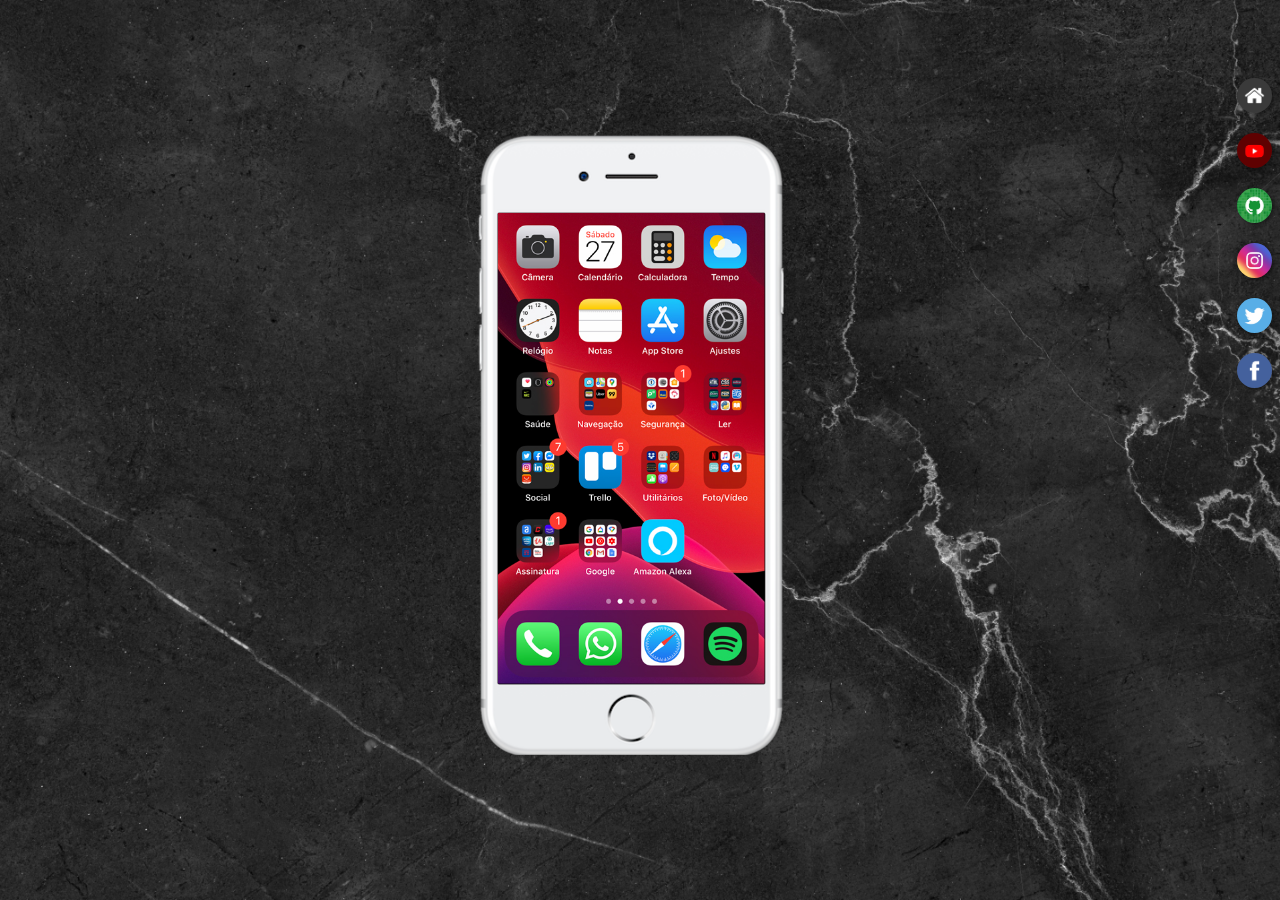
<file: index.html>
<!DOCTYPE html>
<html lang="pt-br">
<head>
    <meta charset="UTF-8">
    <meta name="viewport" content="width=device-width, initial-scale=1.0">
    <link rel="shortcut icon" href="favicon.ico" type="image/x-icon">
    <link rel="stylesheet" href="estilos/style.css">
    <title>Projeto redes sociais</title>

</head>
<body>
    <main>
        <section id="telefone">
            <iframe src="home.html" name="tela" id="tela" frameborder="0"></iframe>
            
        </section>
        <section id="redes-sociais">
            <a href="home.html" target="tela"><img src="imagens/logo-home.jpg" alt="Home"></a><br>
            <a href="youtube.html" target="tela"><img src="imagens/logo-youtube.jpg" alt="YouTube"></a><br>
            <a href="github.html" target="tela"><img src="imagens/logo-github.jpg" alt="GitHub"></a><br>
            <a href="instagram.html" target="tela"><img src="imagens/logo-instagram.jpg" alt="Instagram"></a><br>
            <a href="twiter.html" target="tela"><img src="imagens/logo-twitter.jpg" alt="Twiter"></a><br>
            <a href="facebook.html" target="tela"><img src="imagens/logo-facebook.jpg" alt="Facebook"></a>
        </section>
    </main>
</body>
</html>
</file>
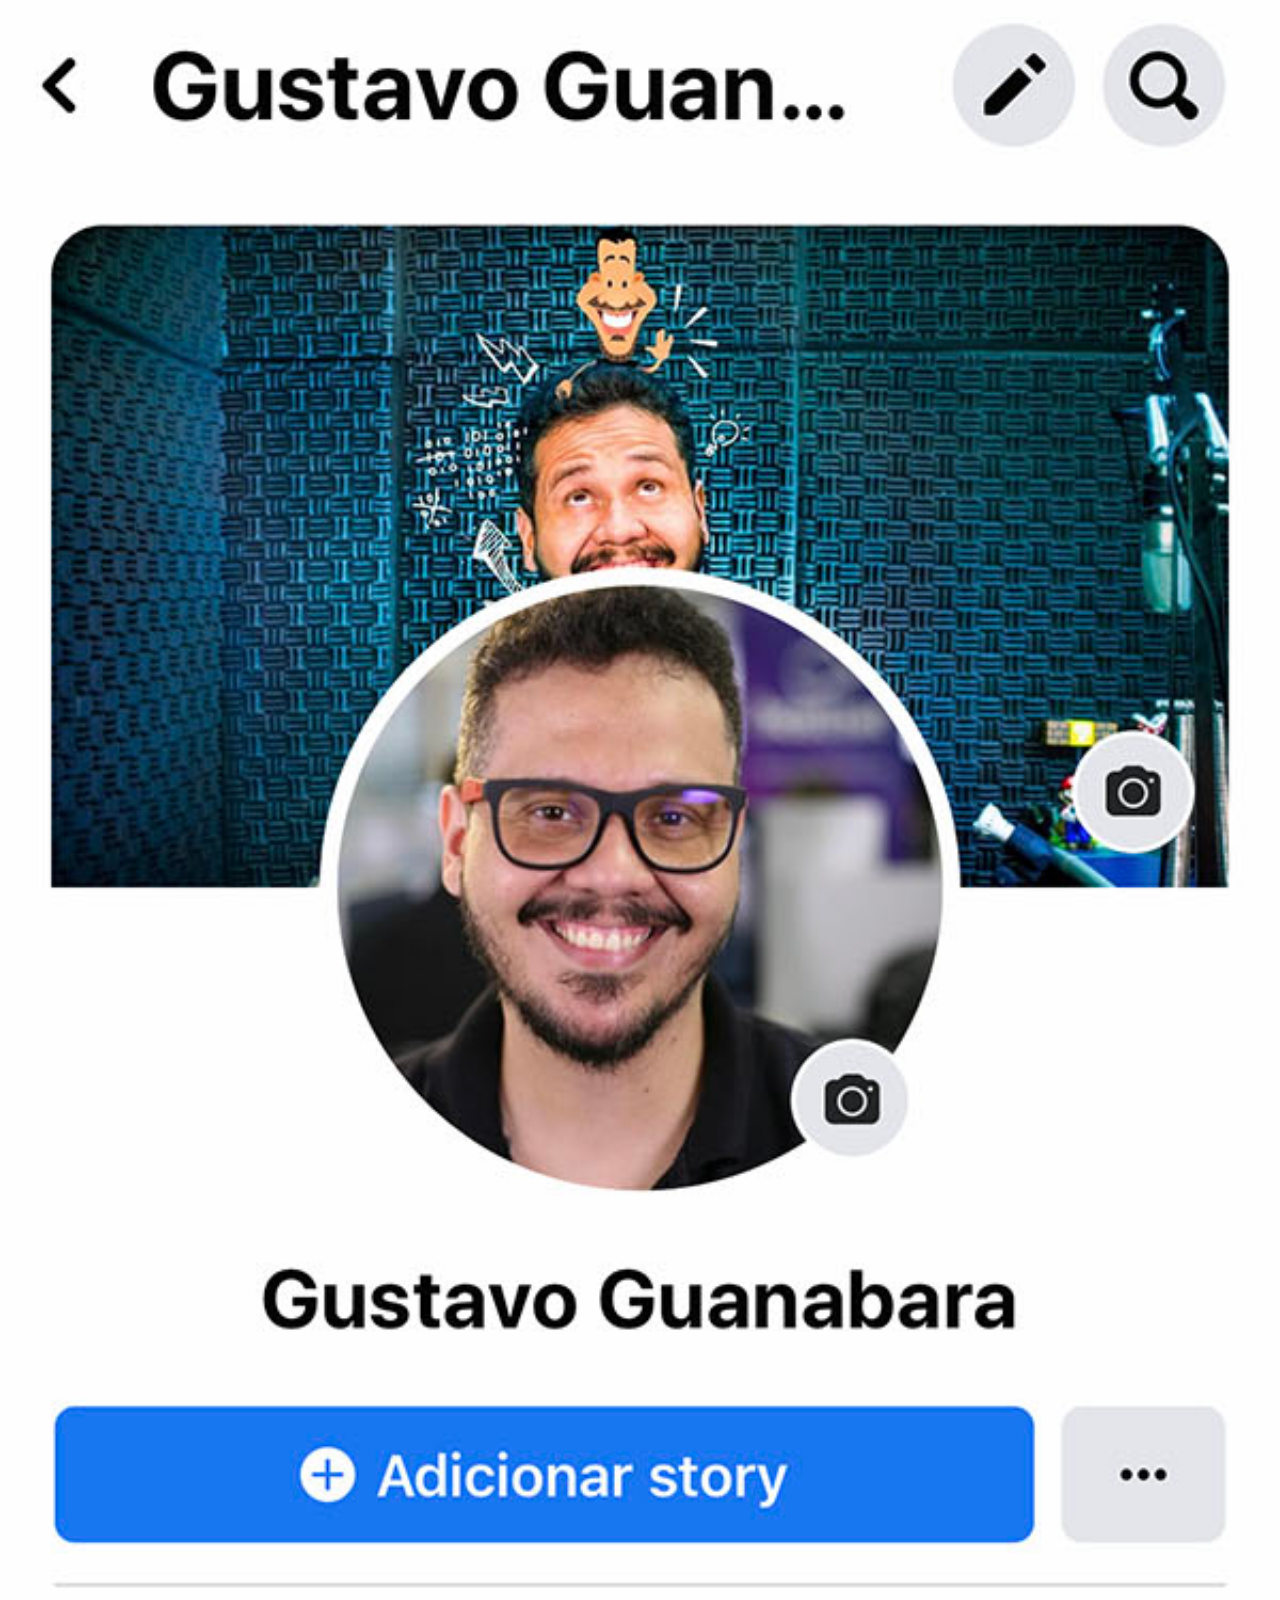
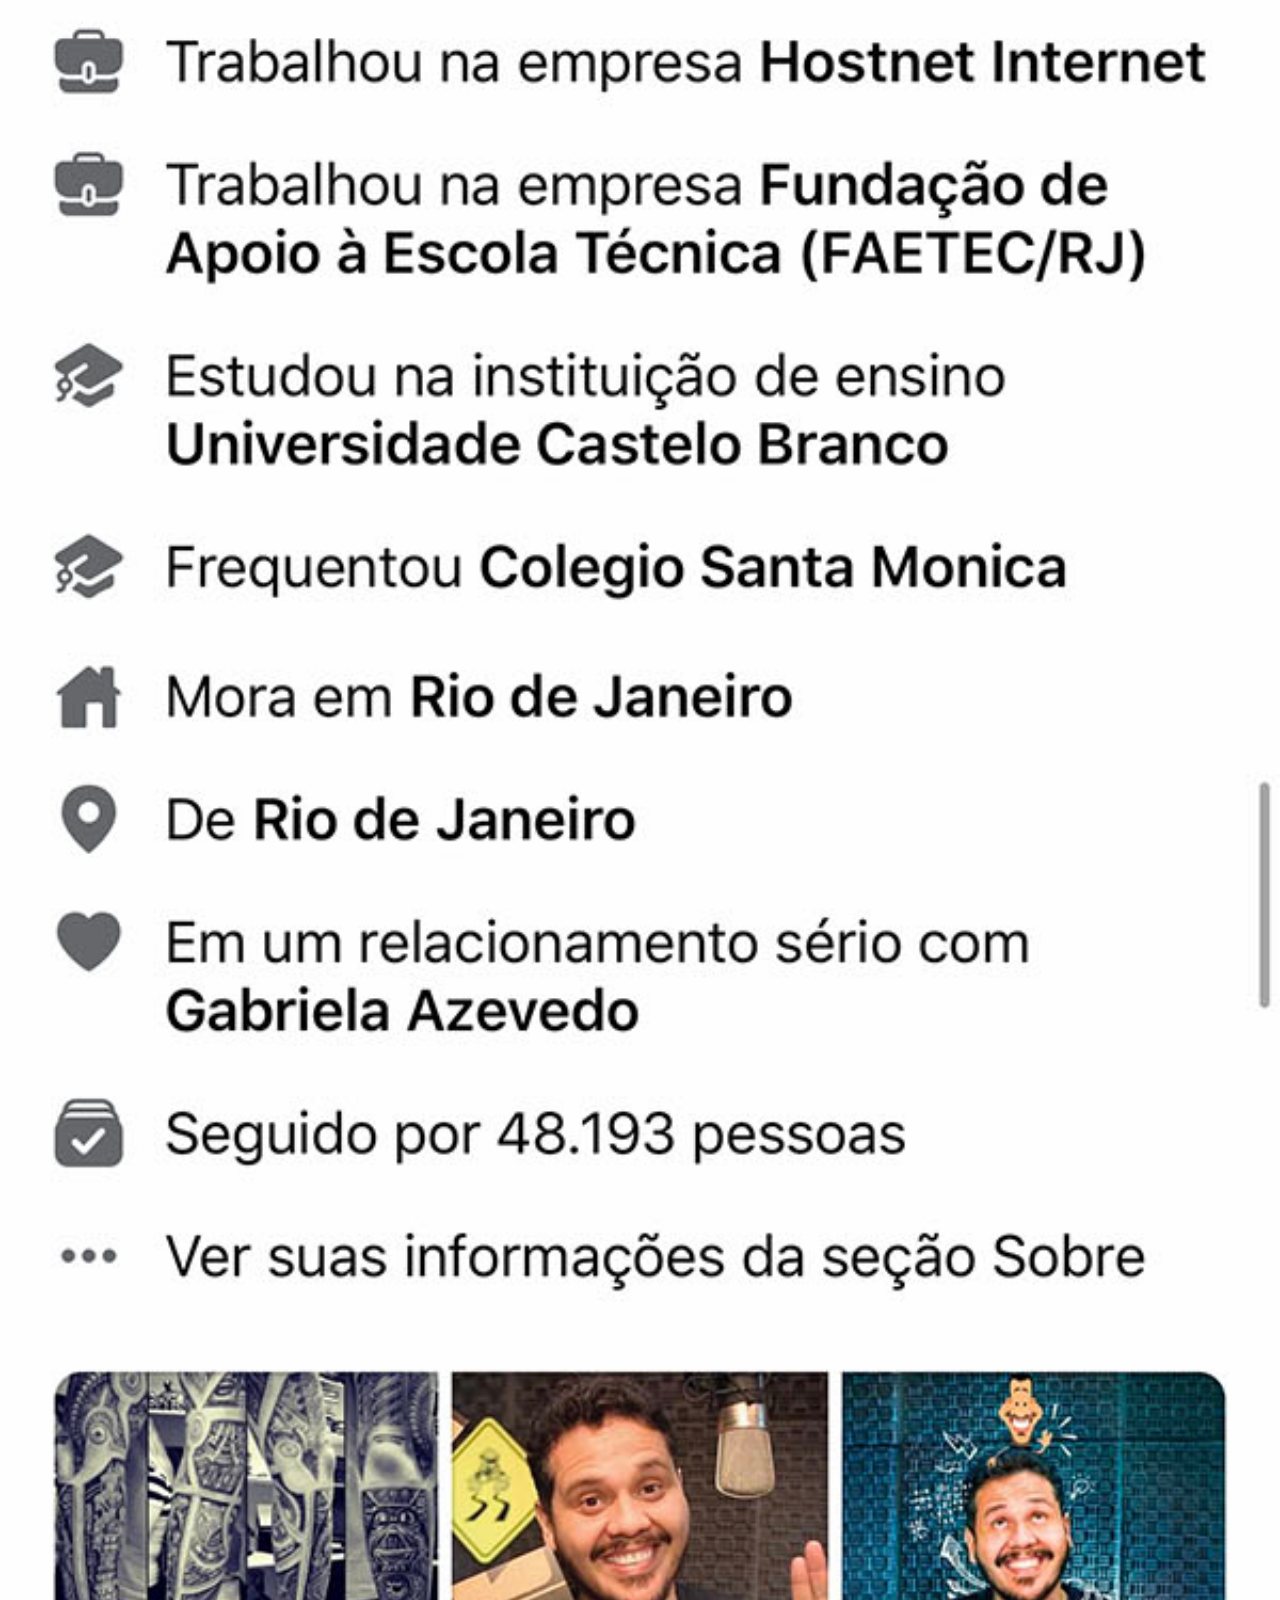
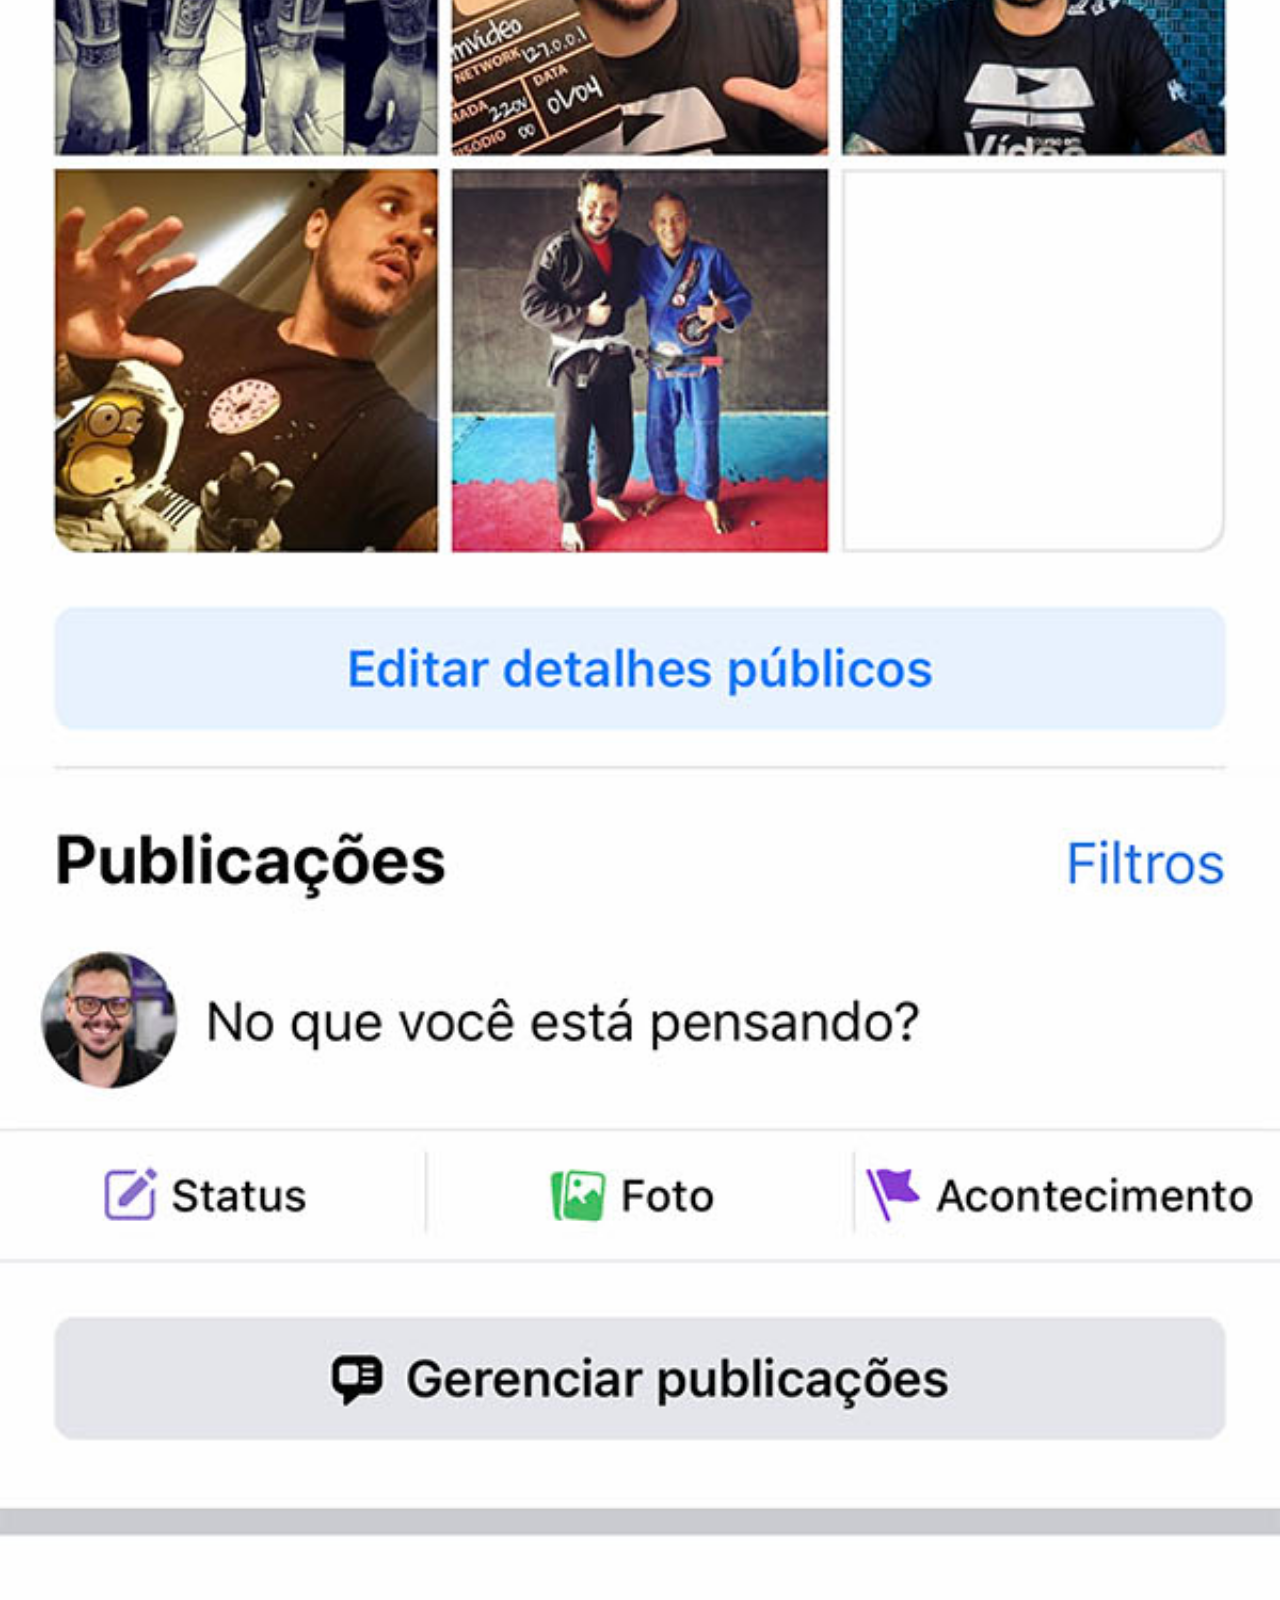
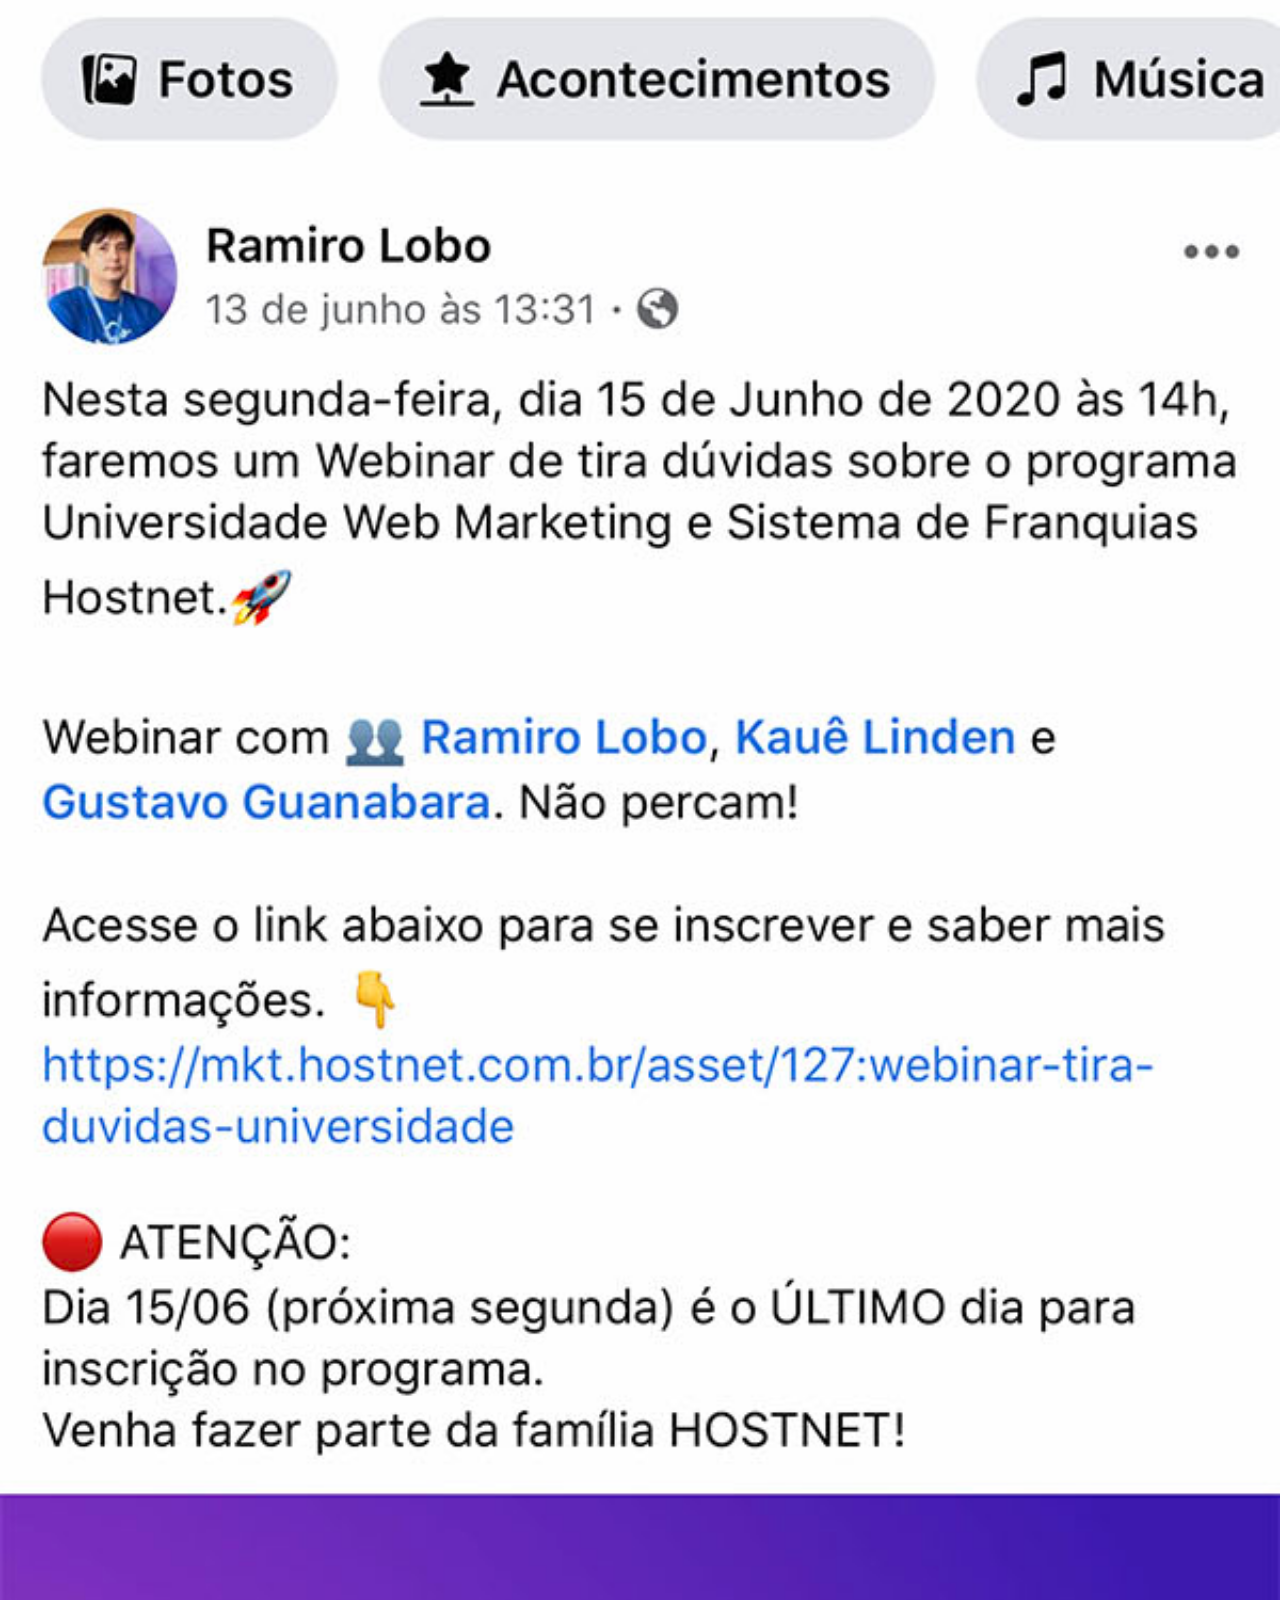
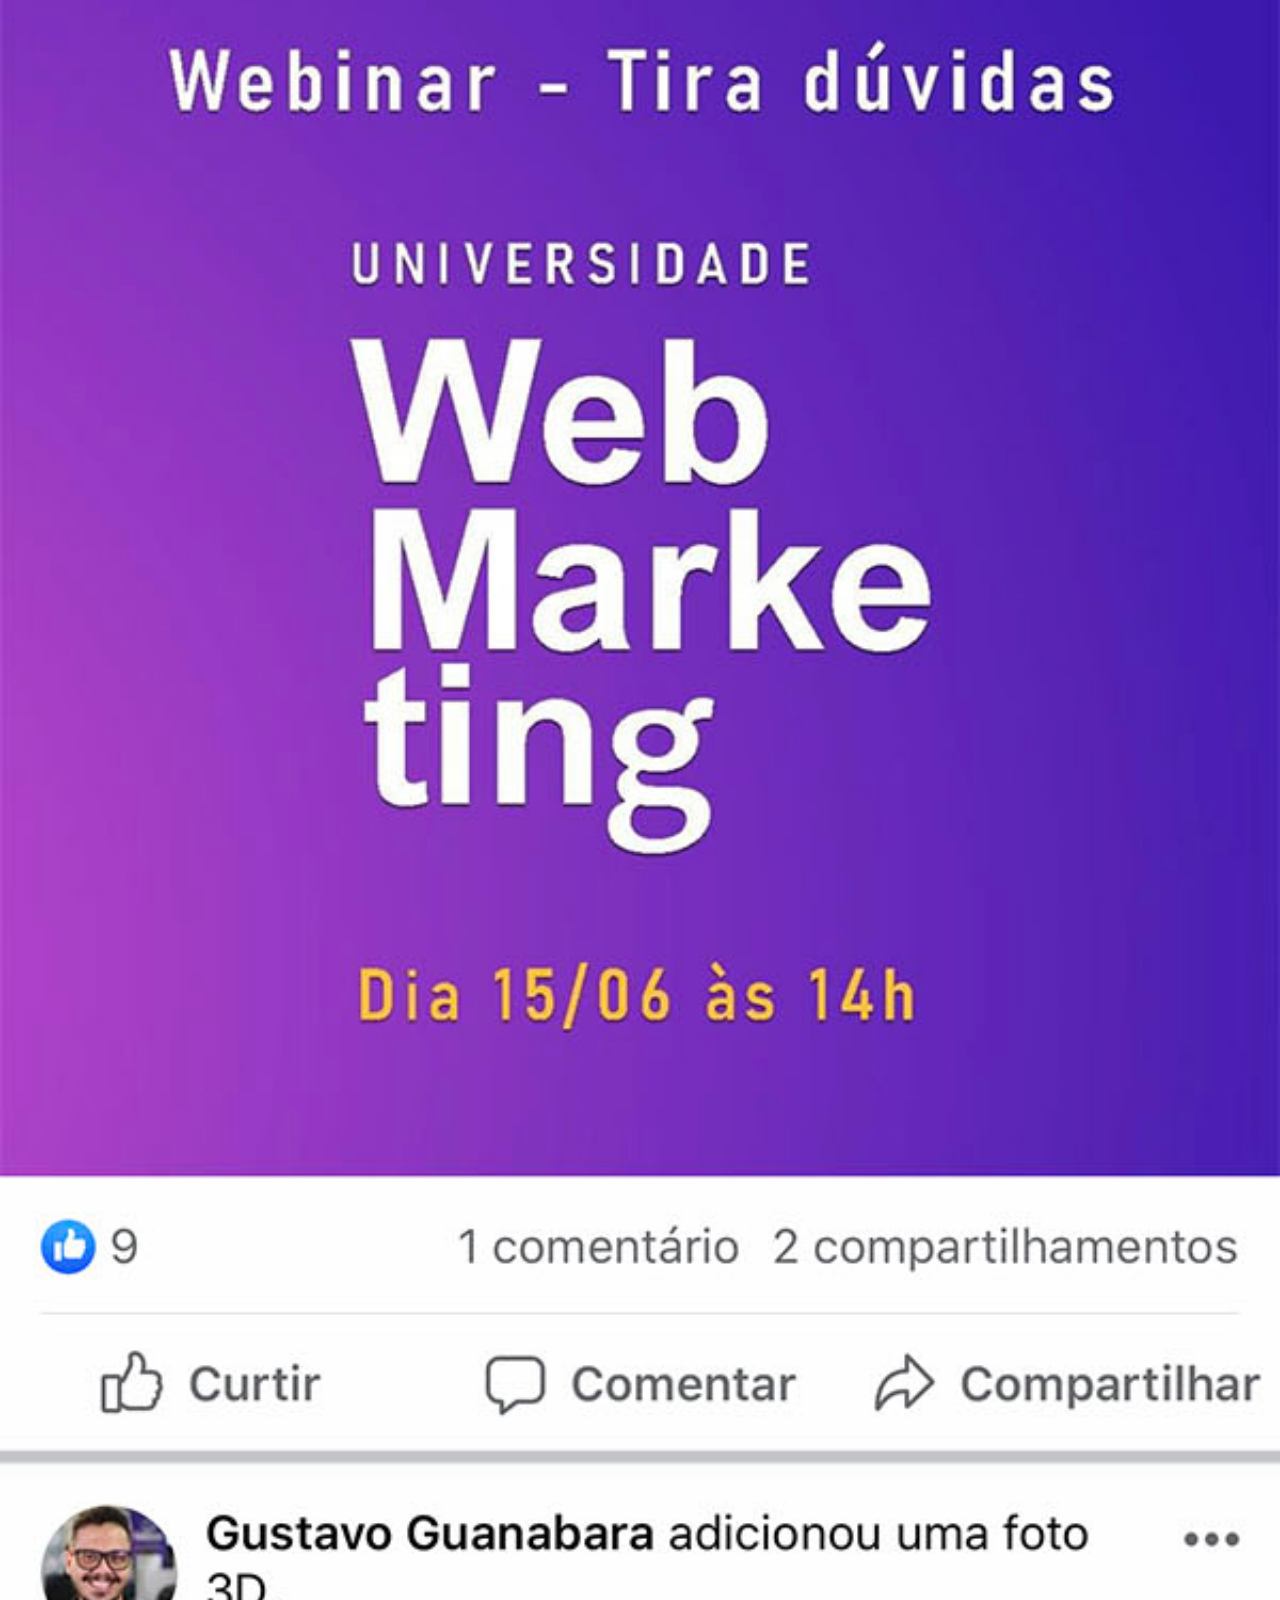
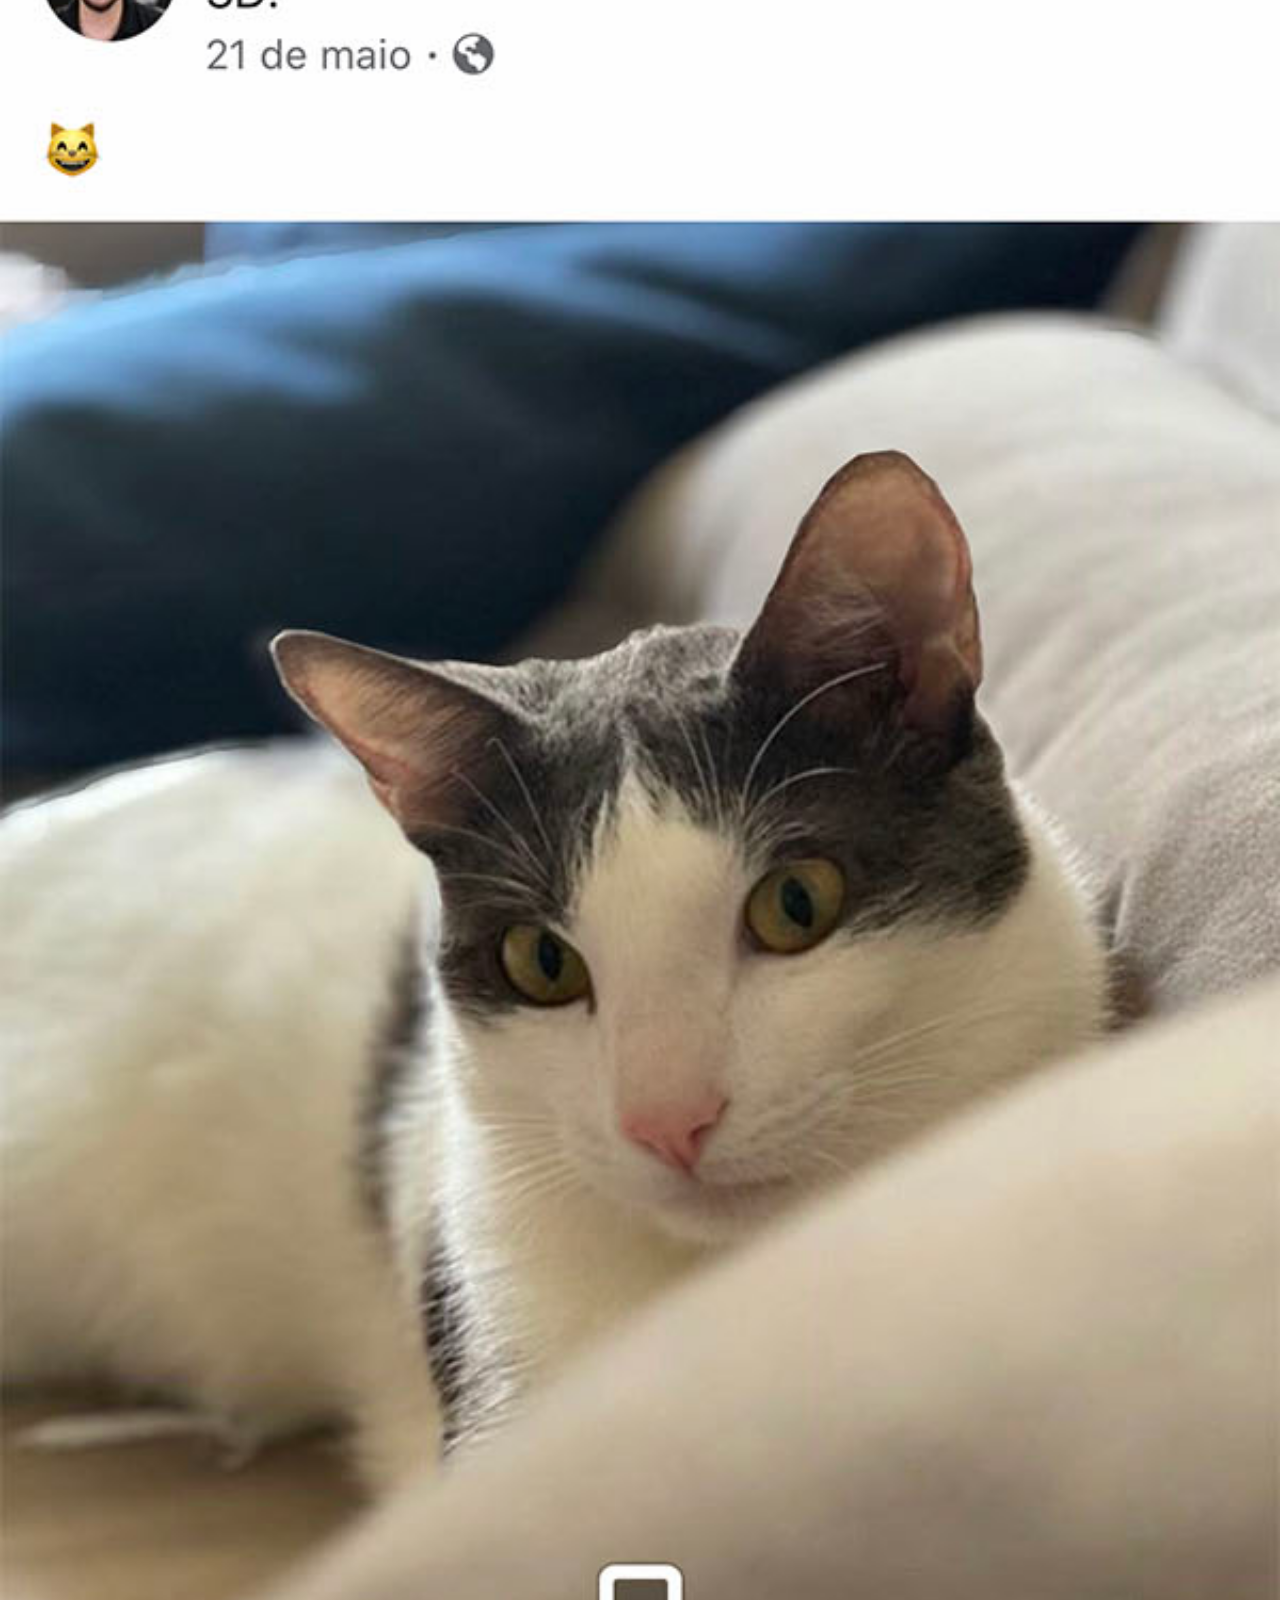
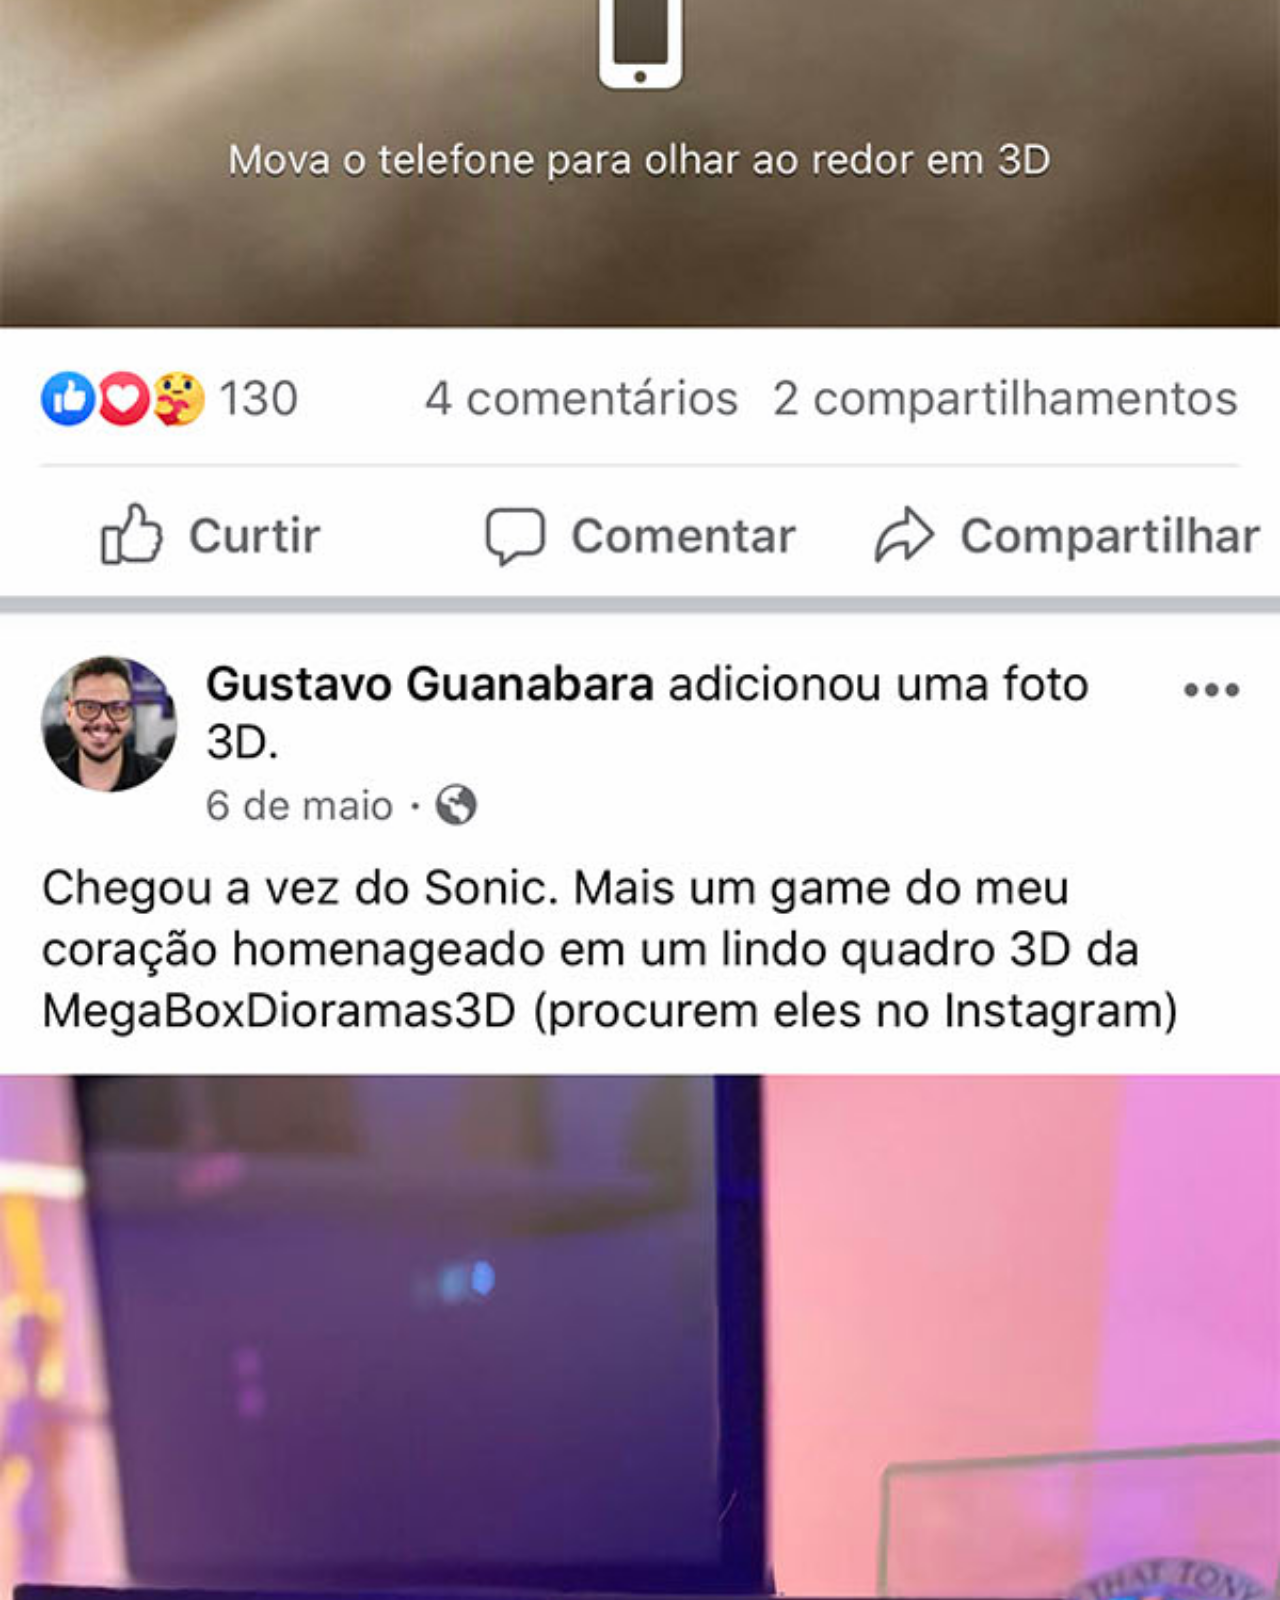
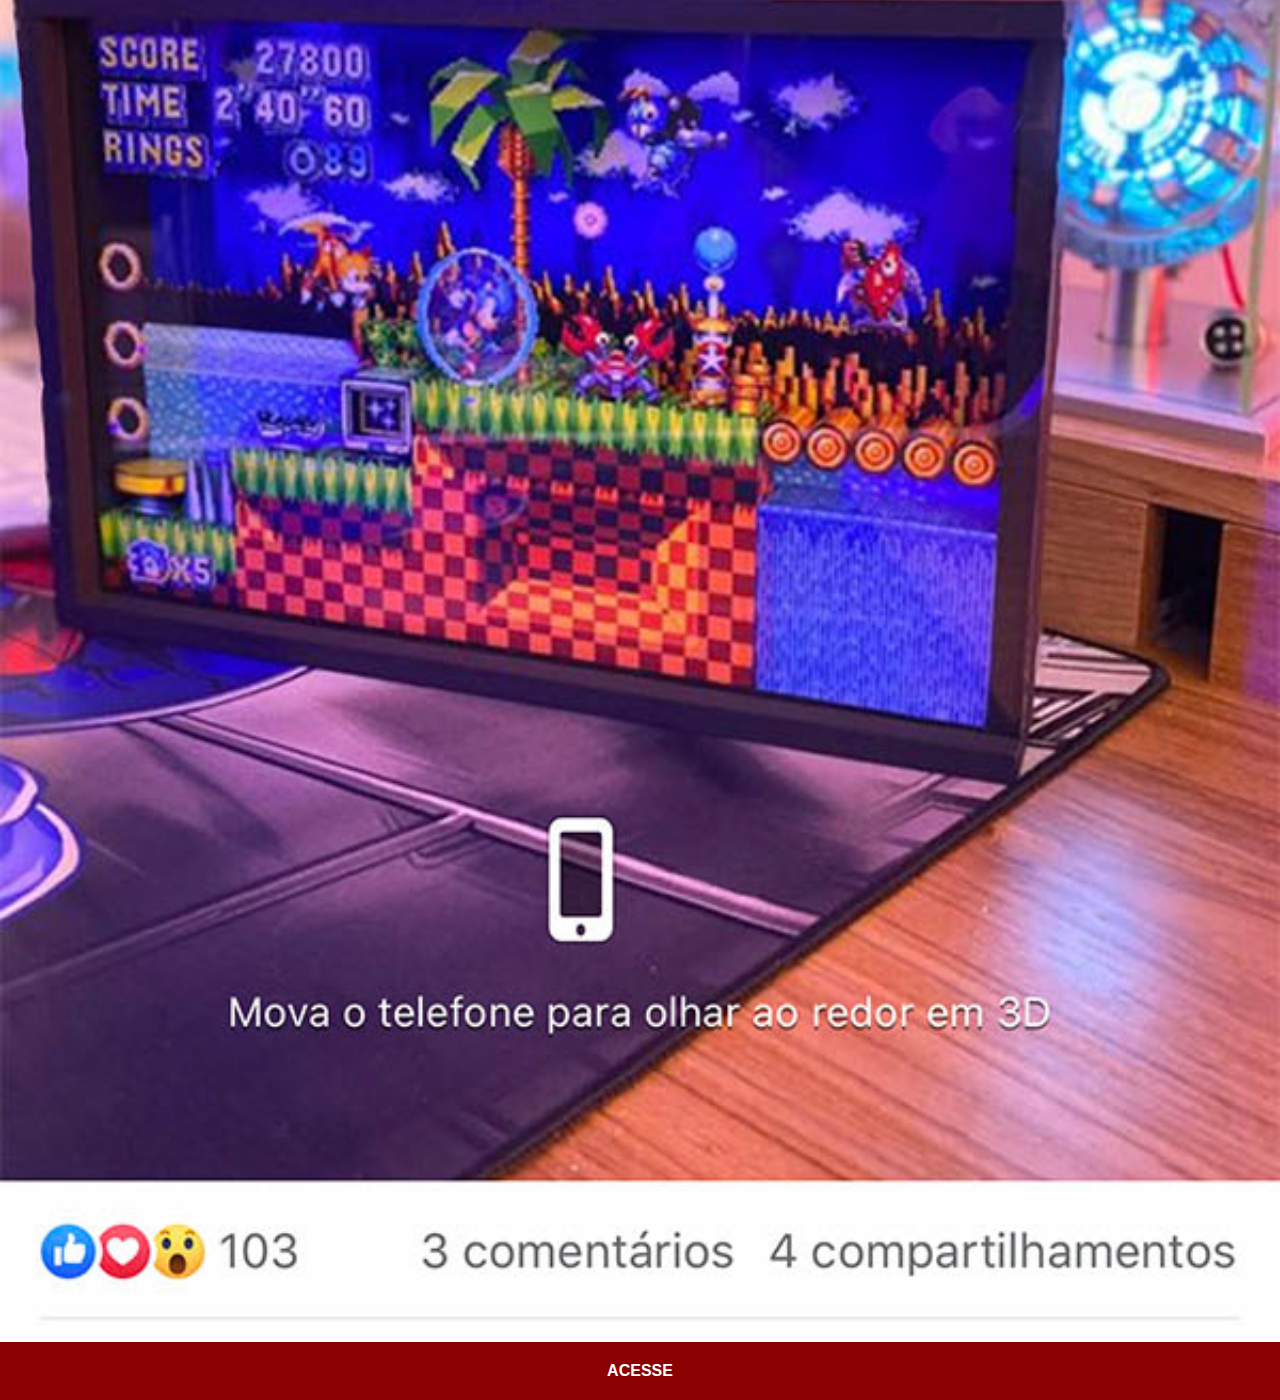
<file: facebook.html>
<!DOCTYPE html>
<html lang="pt-br">
<head>
    <meta charset="UTF-8">
    <meta name="viewport" content="width=device-width, initial-scale=1.0">
    <title>Facebook</title>
    <link rel="stylesheet" href="estilos/social.css">
</head>
<body>
    <img src="imagens/tela-facebook.jpg" alt="Facebook">
    <a href="https://pt-br.facebook.com/login/device-based/regular/login?login_attempt=1&next=https%3A%2F%2Fpt-br.facebook.com%2Fnycolas.gazola%2F" target="_blank">ACESSE</a>
</body>
</html>
</file>
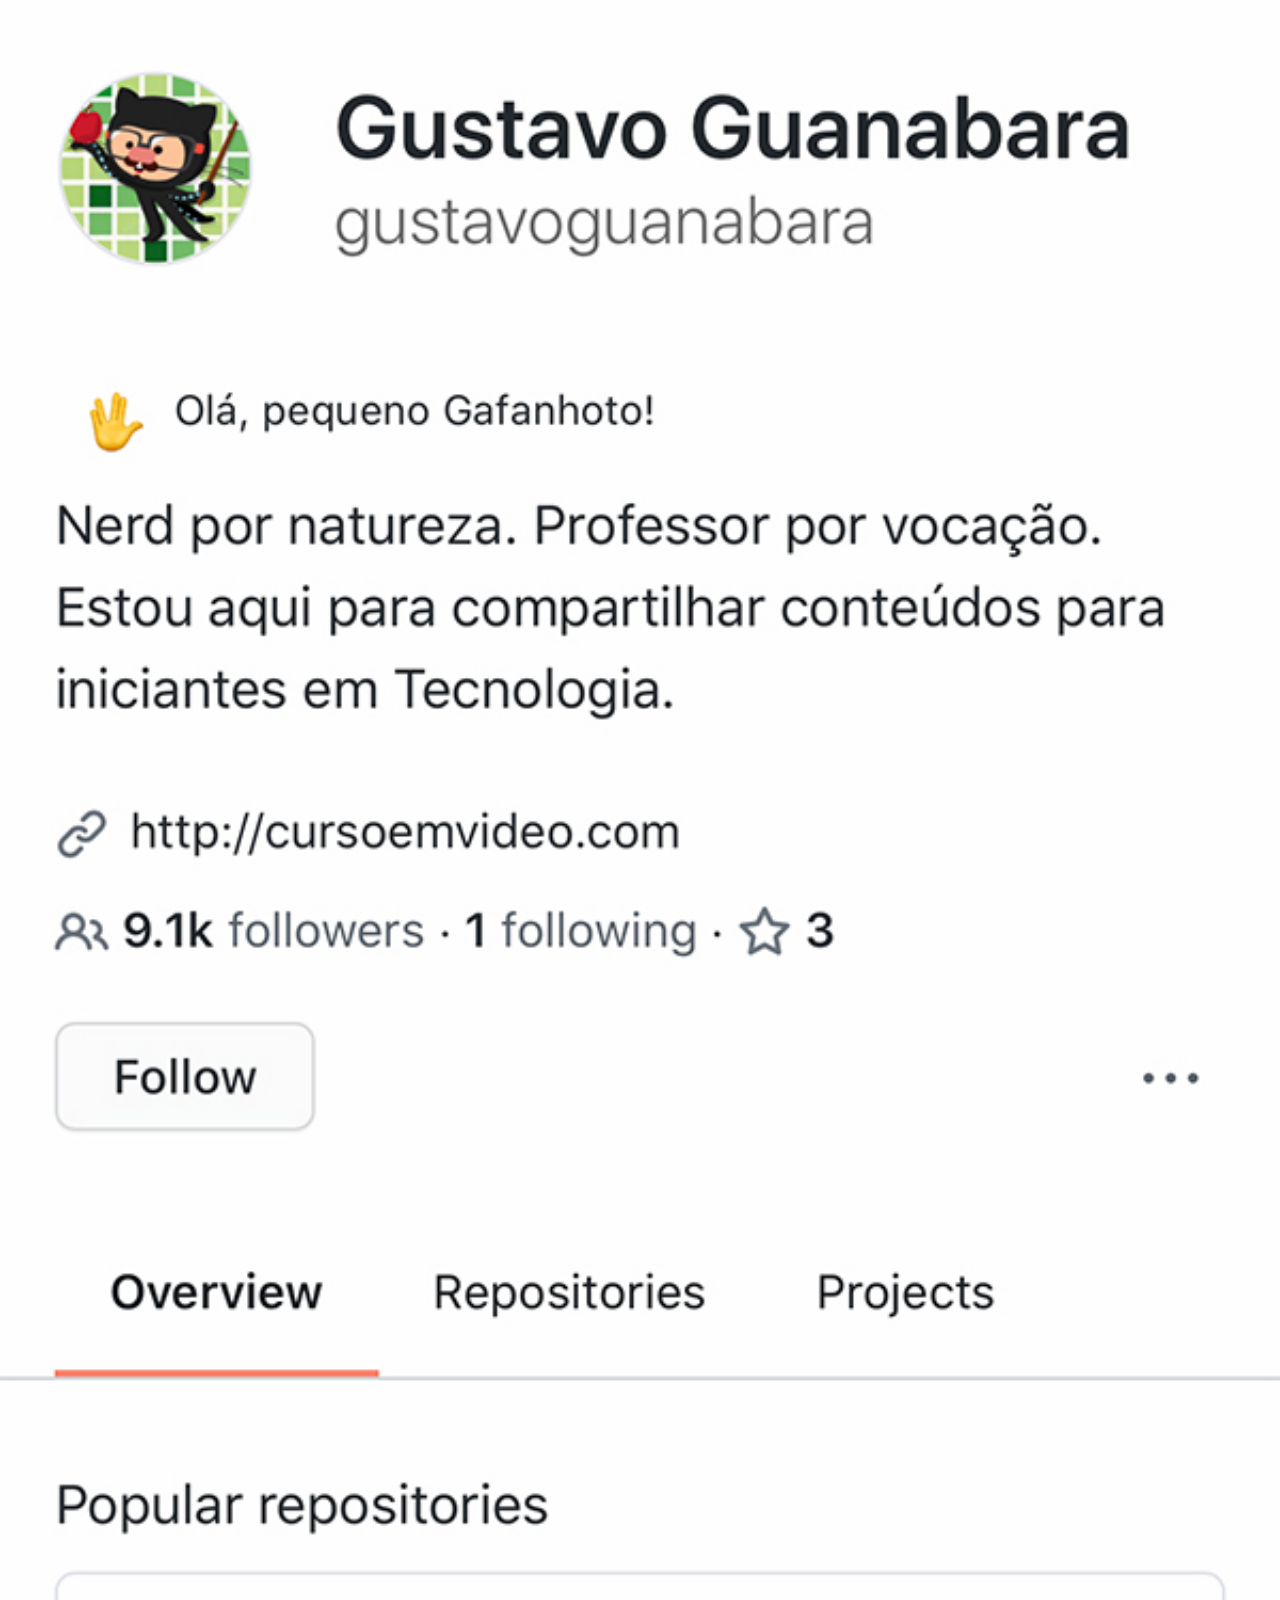
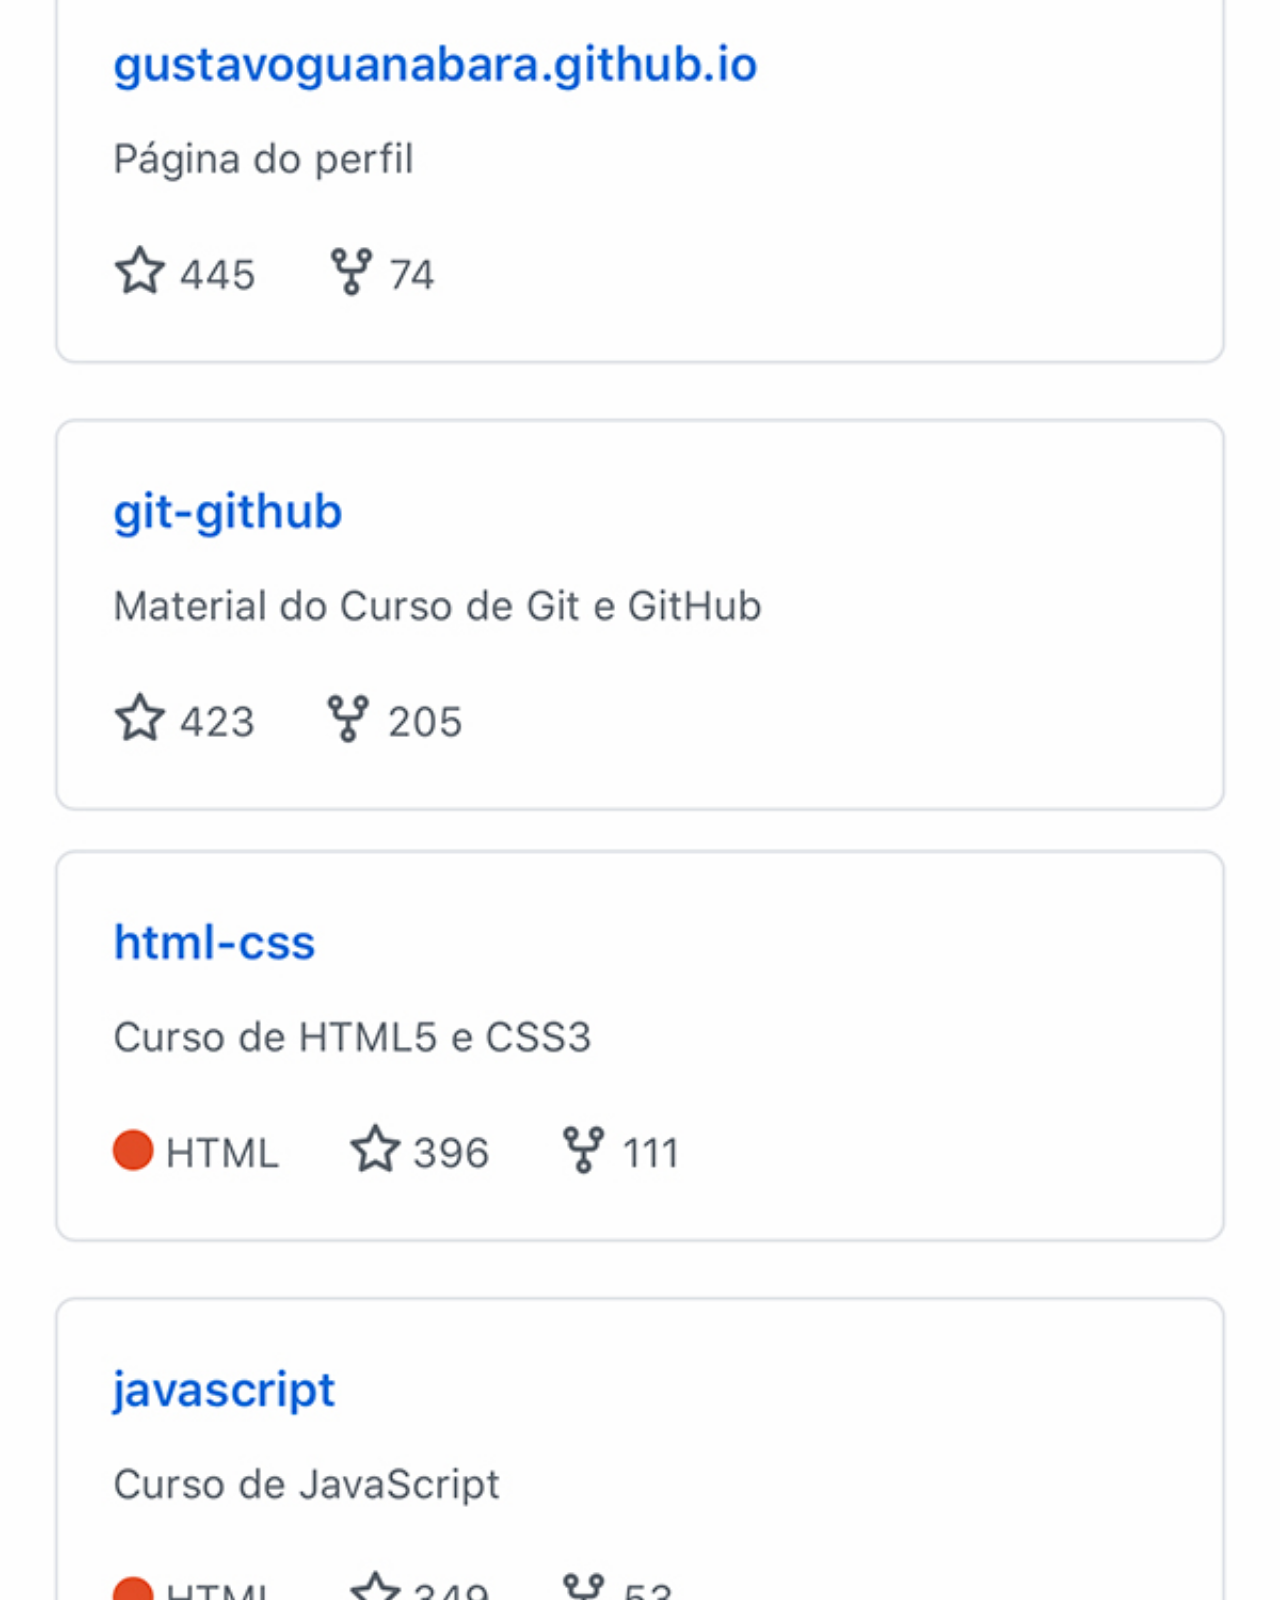
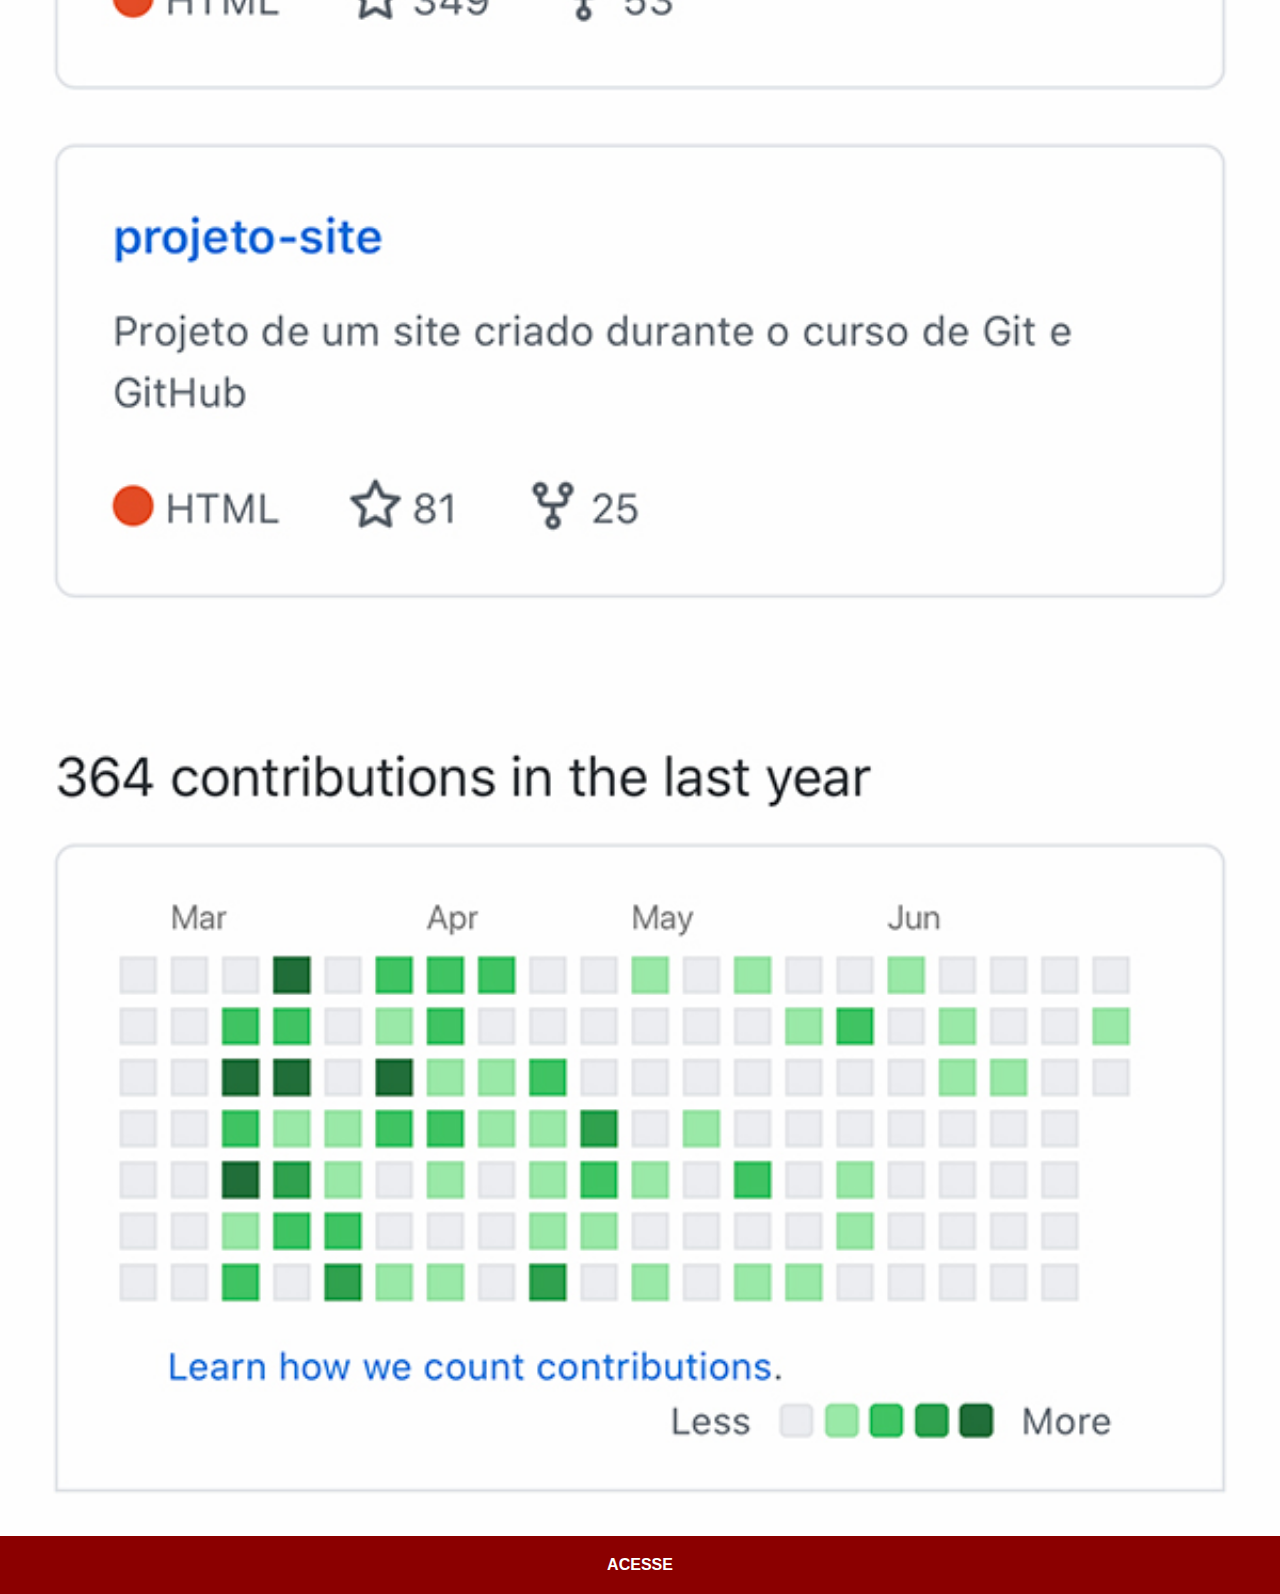
<file: github.html>
<!DOCTYPE html>
<html lang="pt-br">
<head>
    <meta charset="UTF-8">
    <meta name="viewport" content="width=device-width, initial-scale=1.0">
    <title>Github</title>
    <link rel="stylesheet" href="estilos/social.css">
</head>
<body>
    <img src="imagens/tela-github.jpg" alt="Github">
    <a href="https://github.com/NycolasGazola/" target="_blank">ACESSE</a>
</body>
</html>
</file>
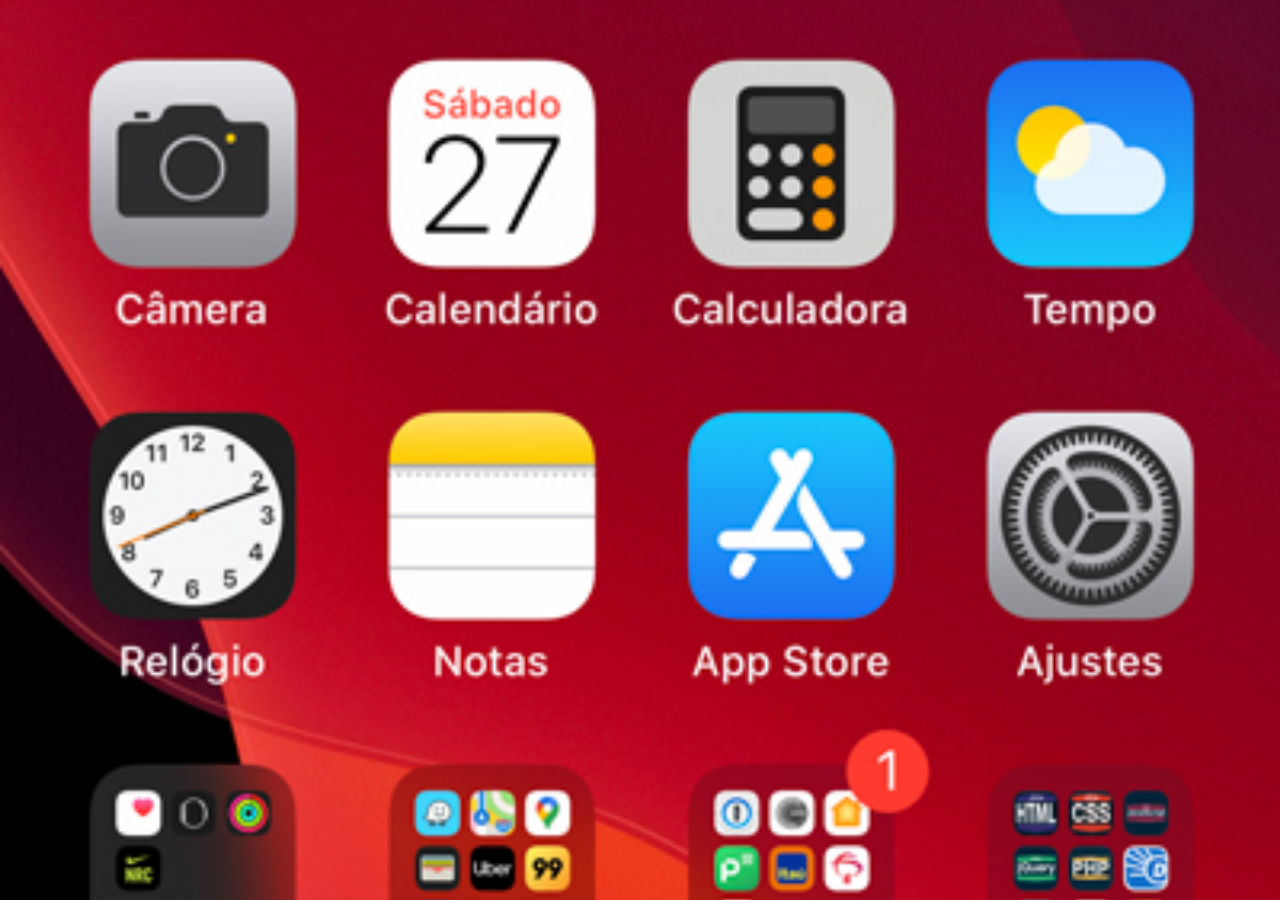
<file: home.html>
<!DOCTYPE html>
<html lang="pt-br">
<head>
    <meta charset="UTF-8">
    <meta name="viewport" content="width=device-width, initial-scale=1.0">
    <title>Home</title>
    <style>
        *{
            margin: 0px;
            padding: 0px;
        }
        body{
            width: 100vw;
            height: 100vh;
            background: black url(imagens/tela-home.jpg) no-repeat top center;
            background-size: cover;
        }
    </style>
</head>
<body>
    
</body>
</html>
</file>
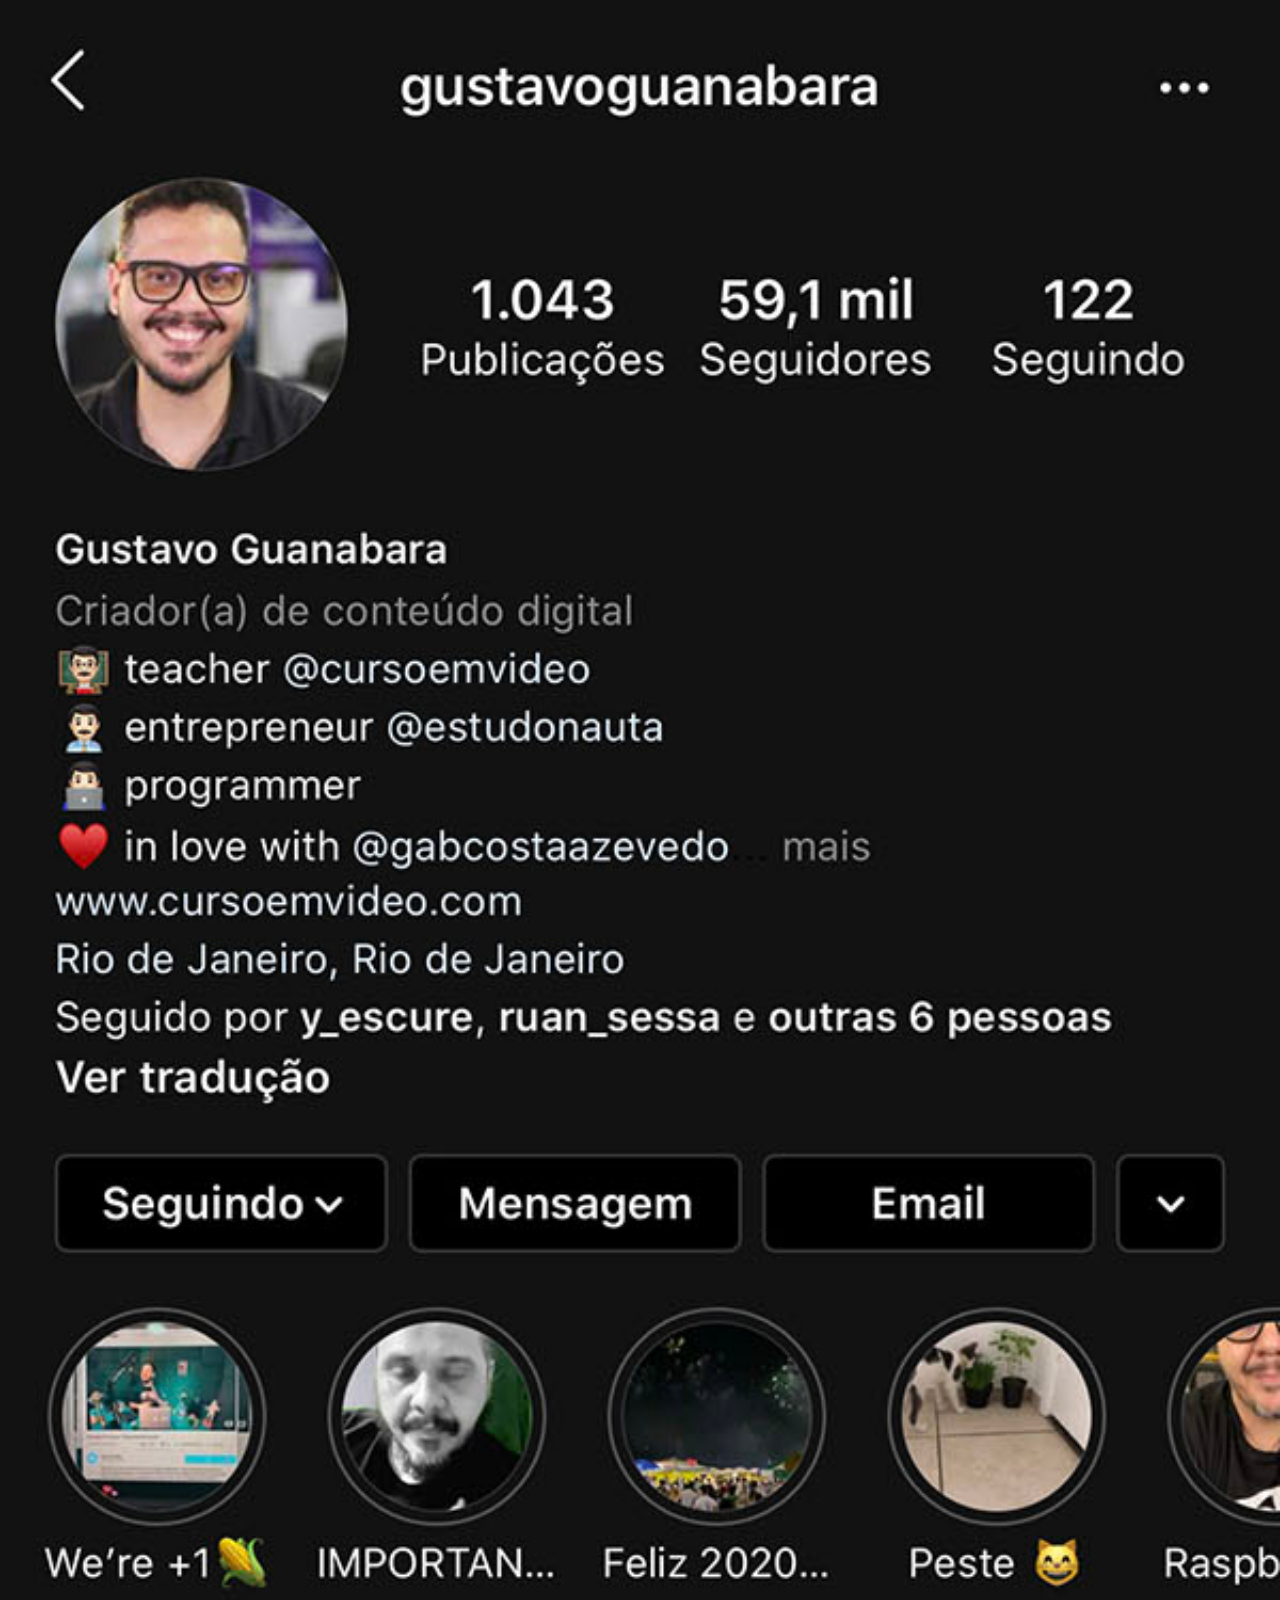
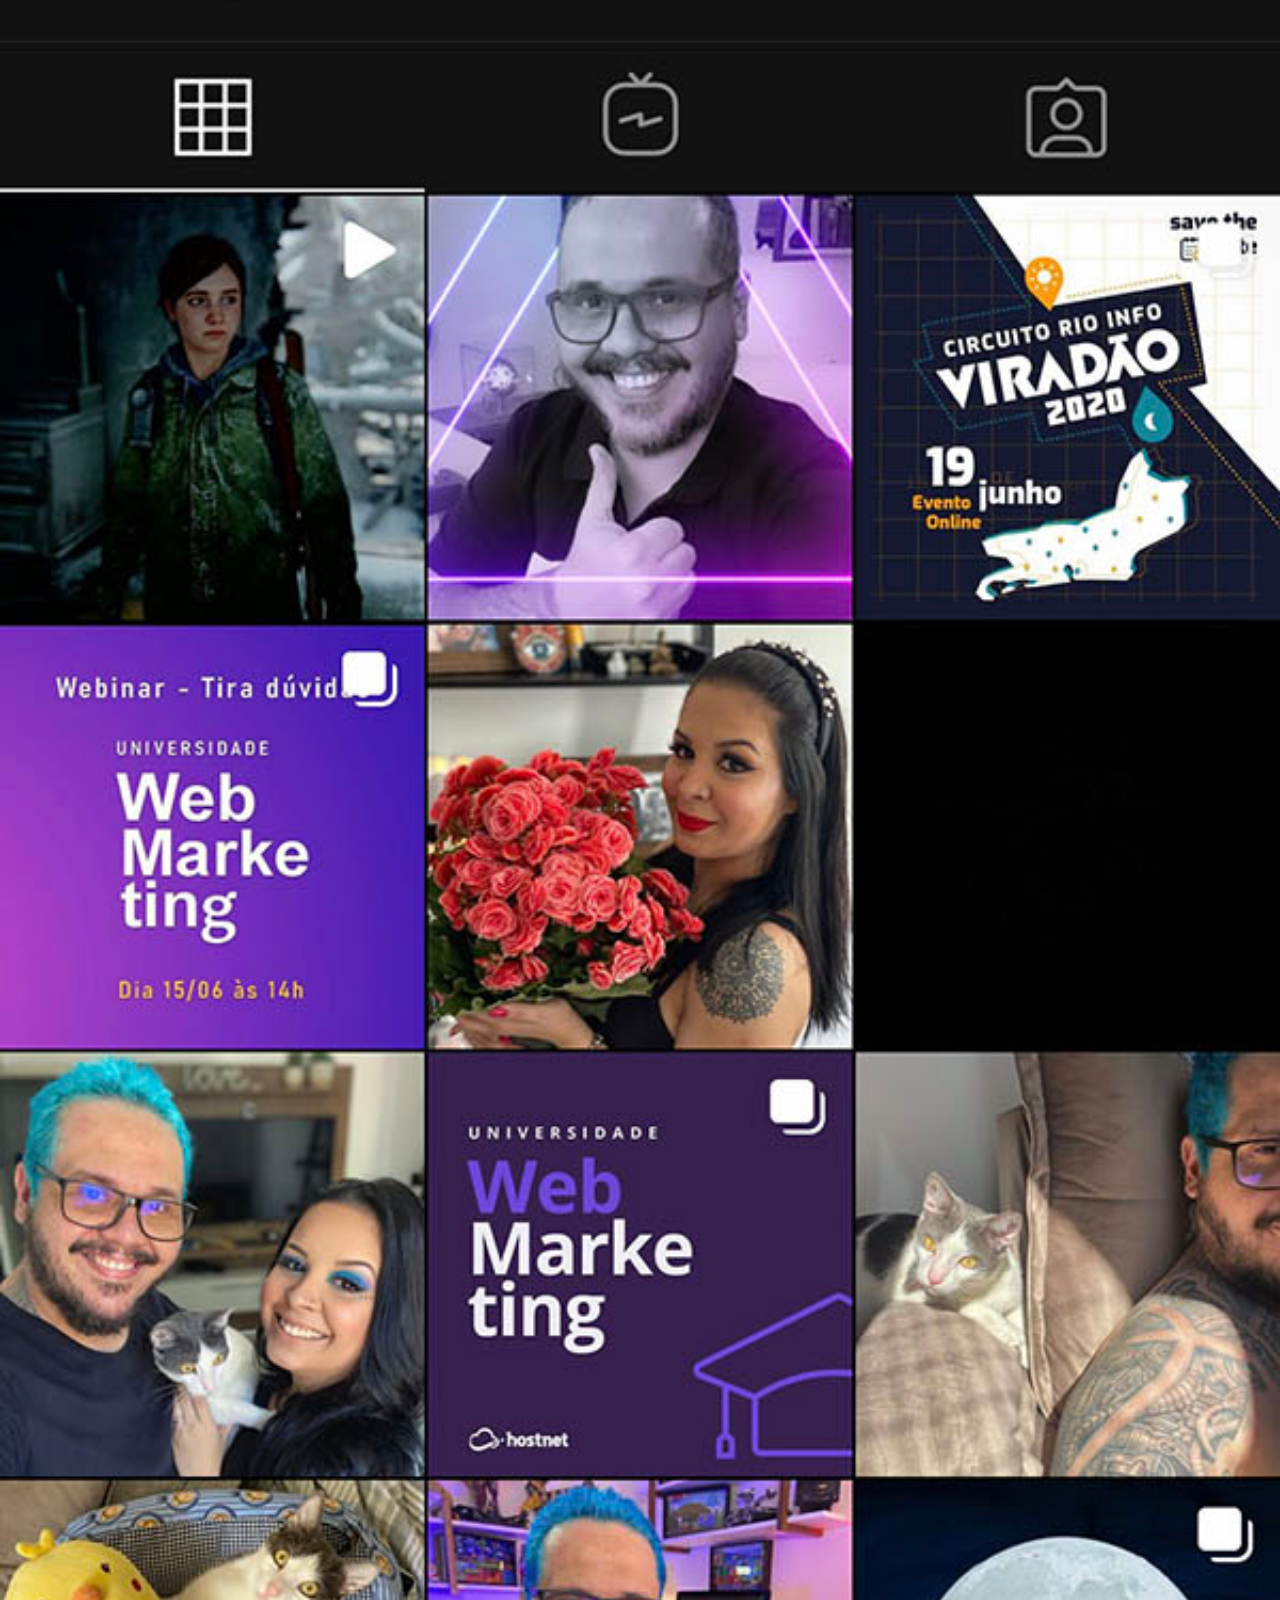
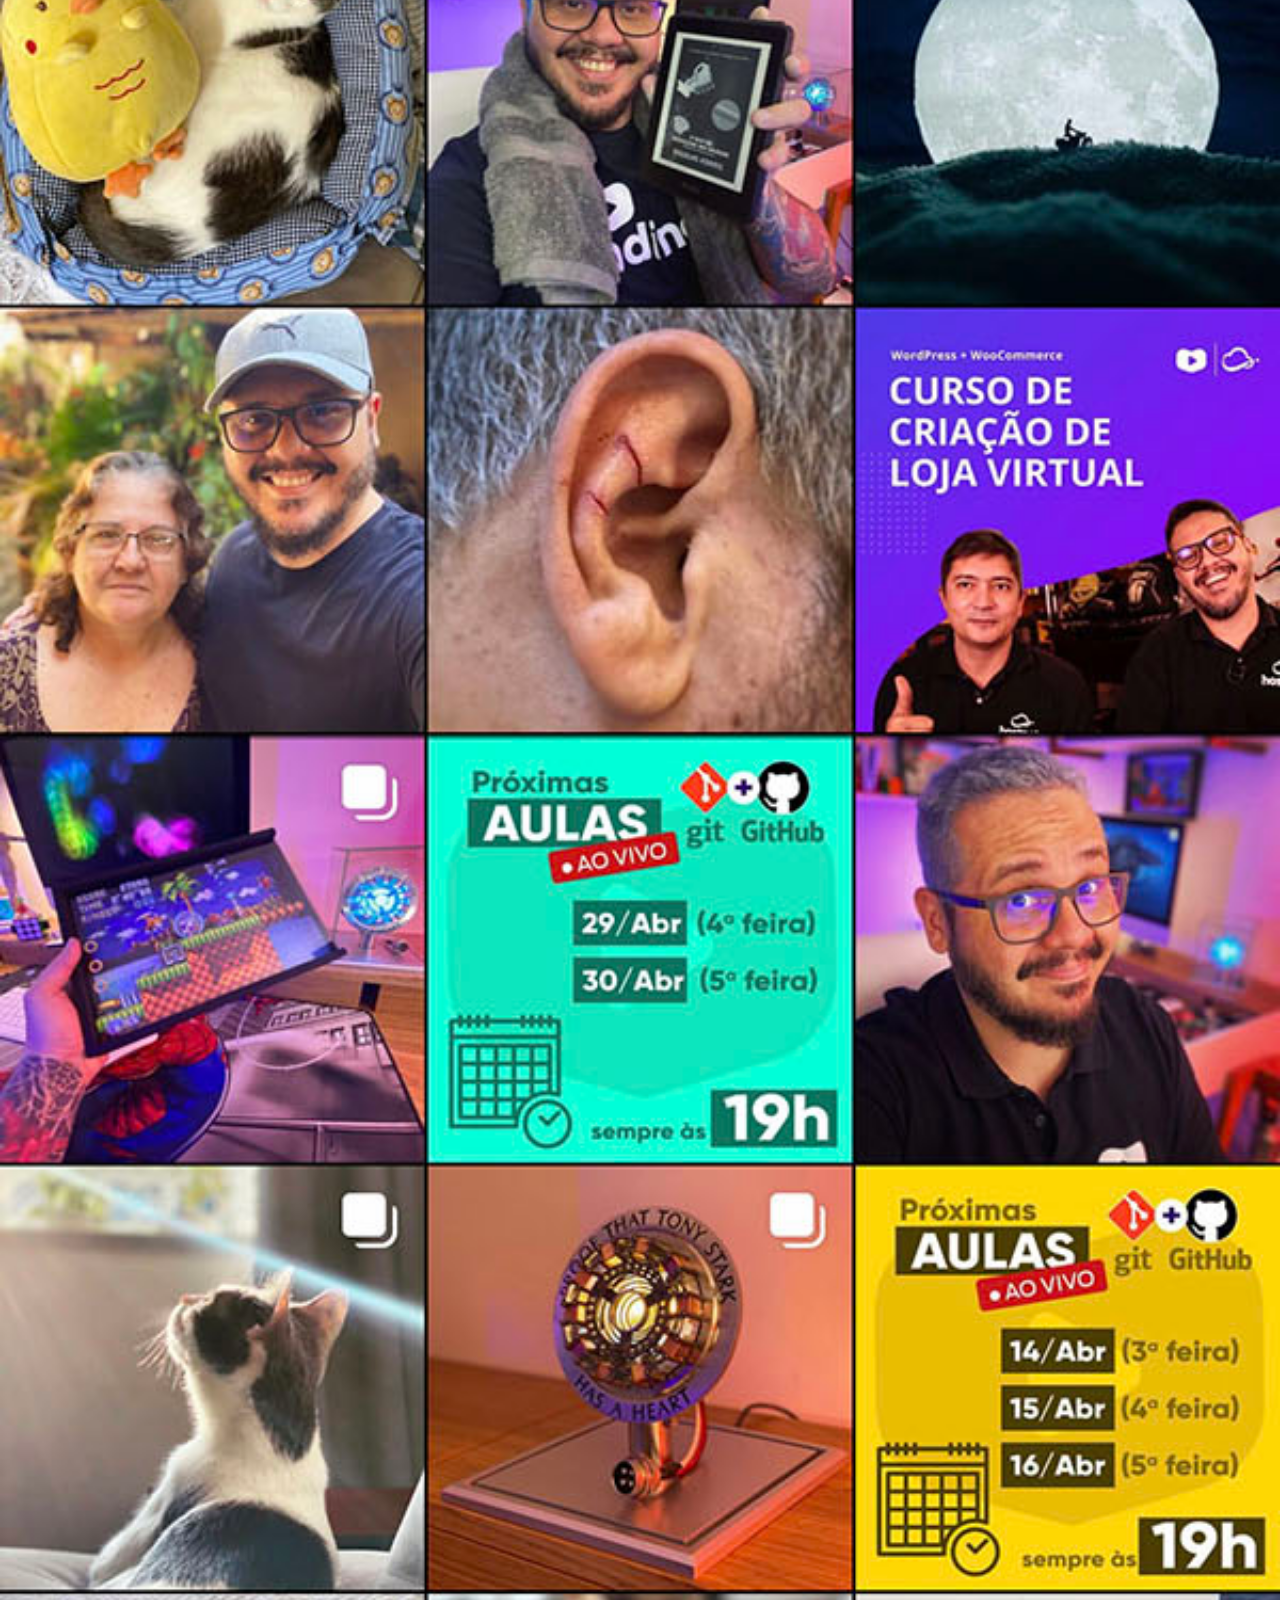
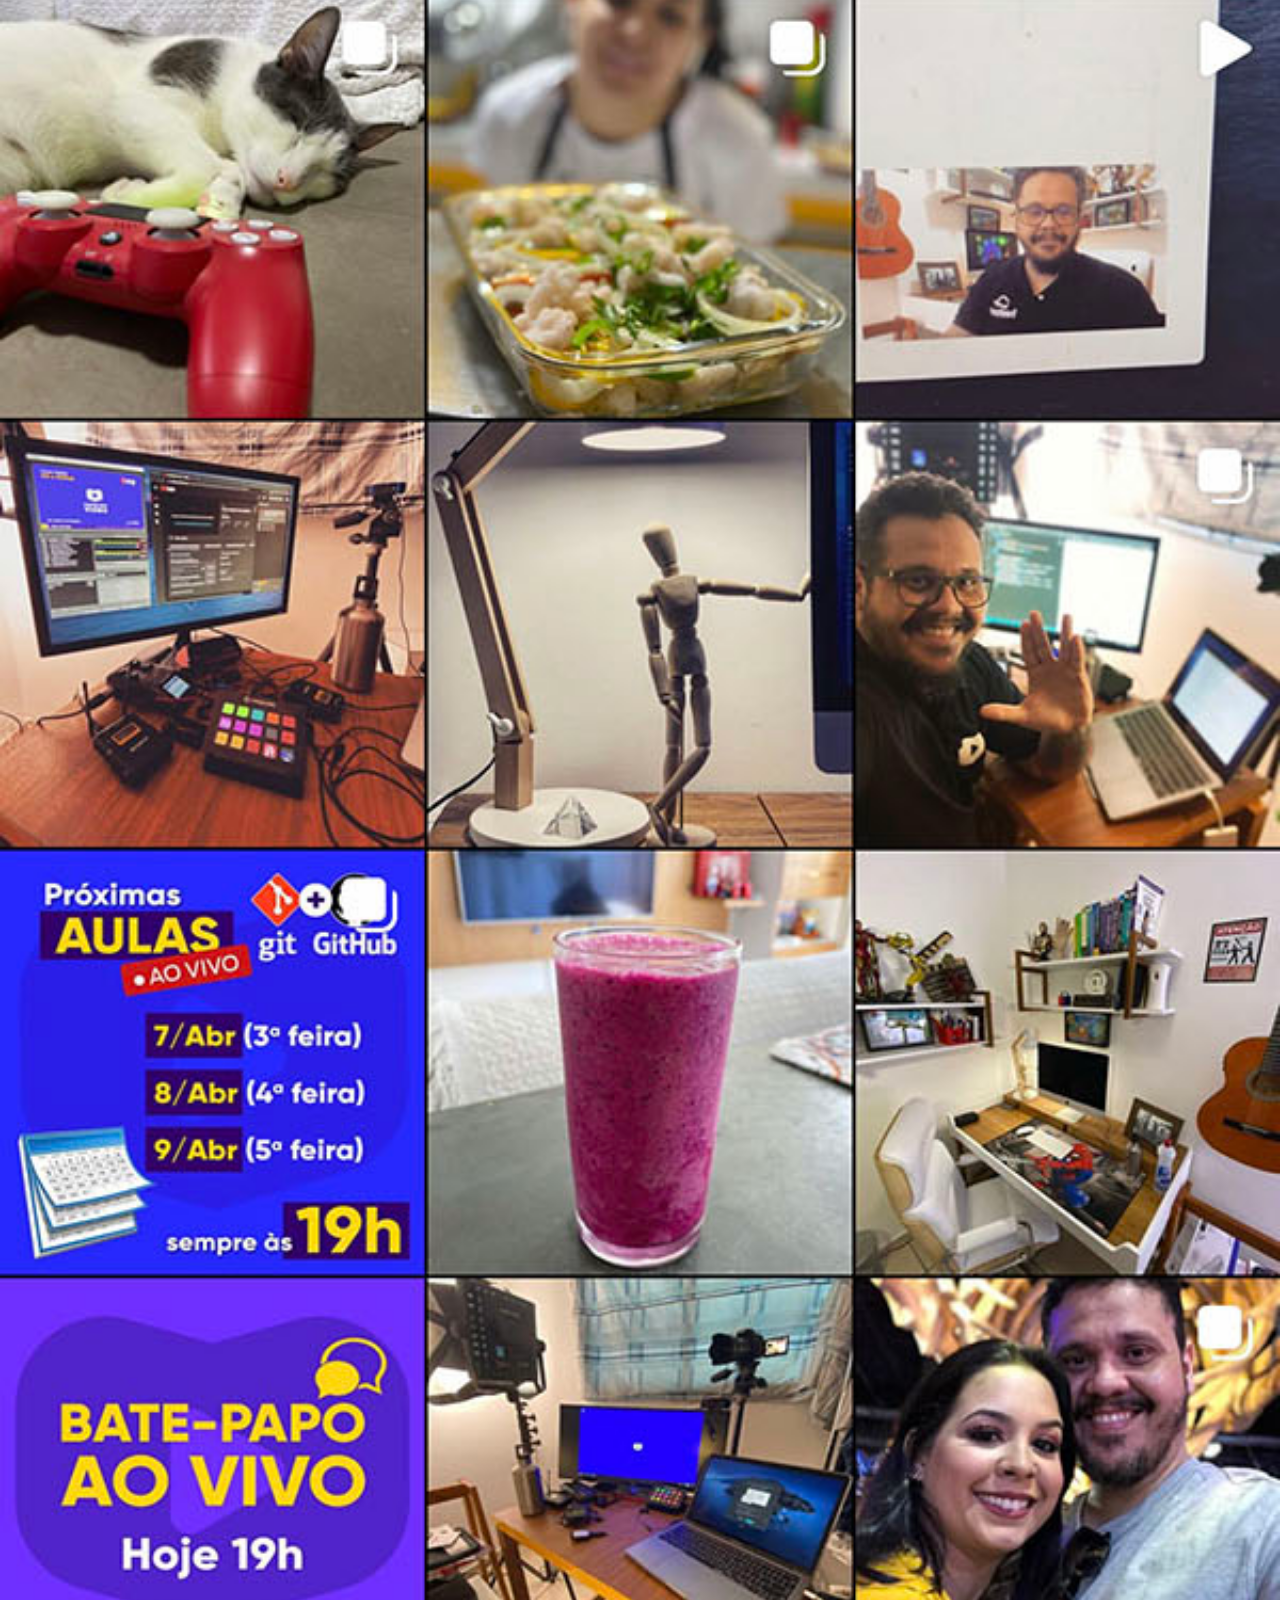
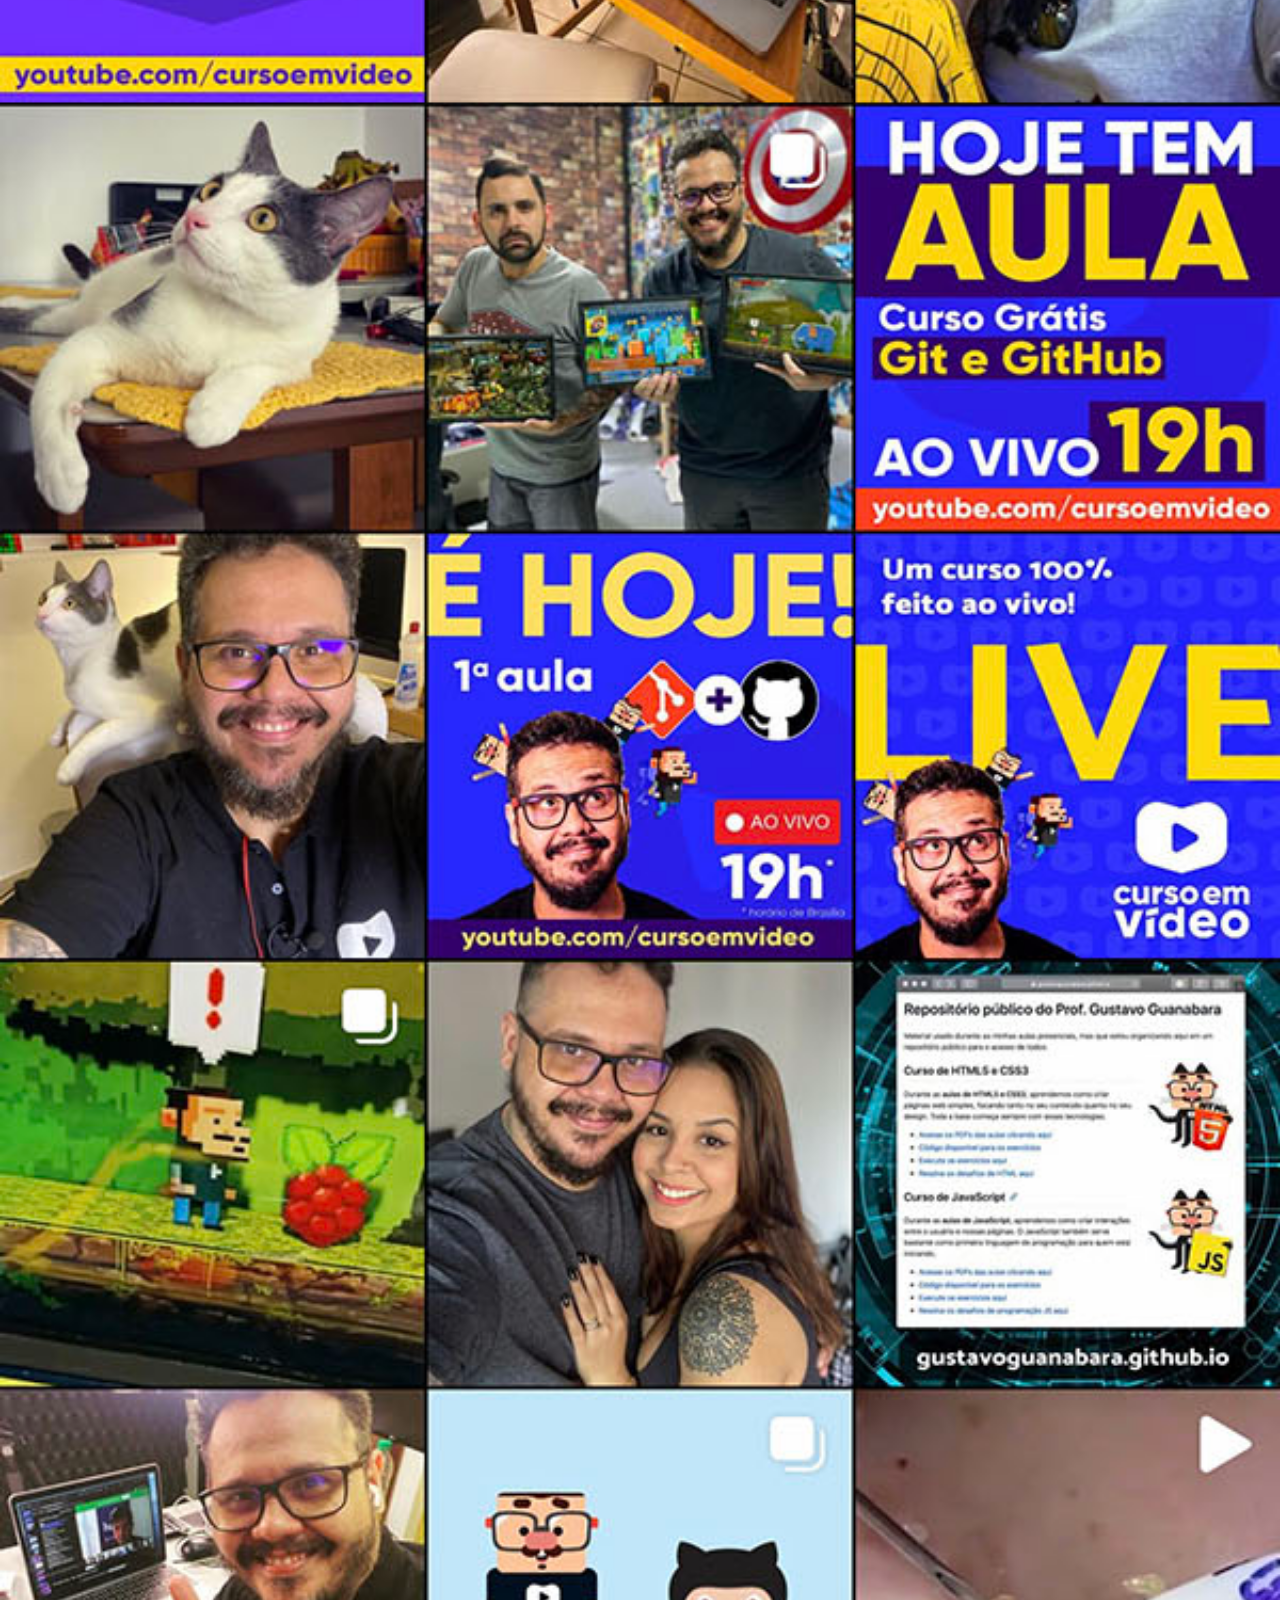
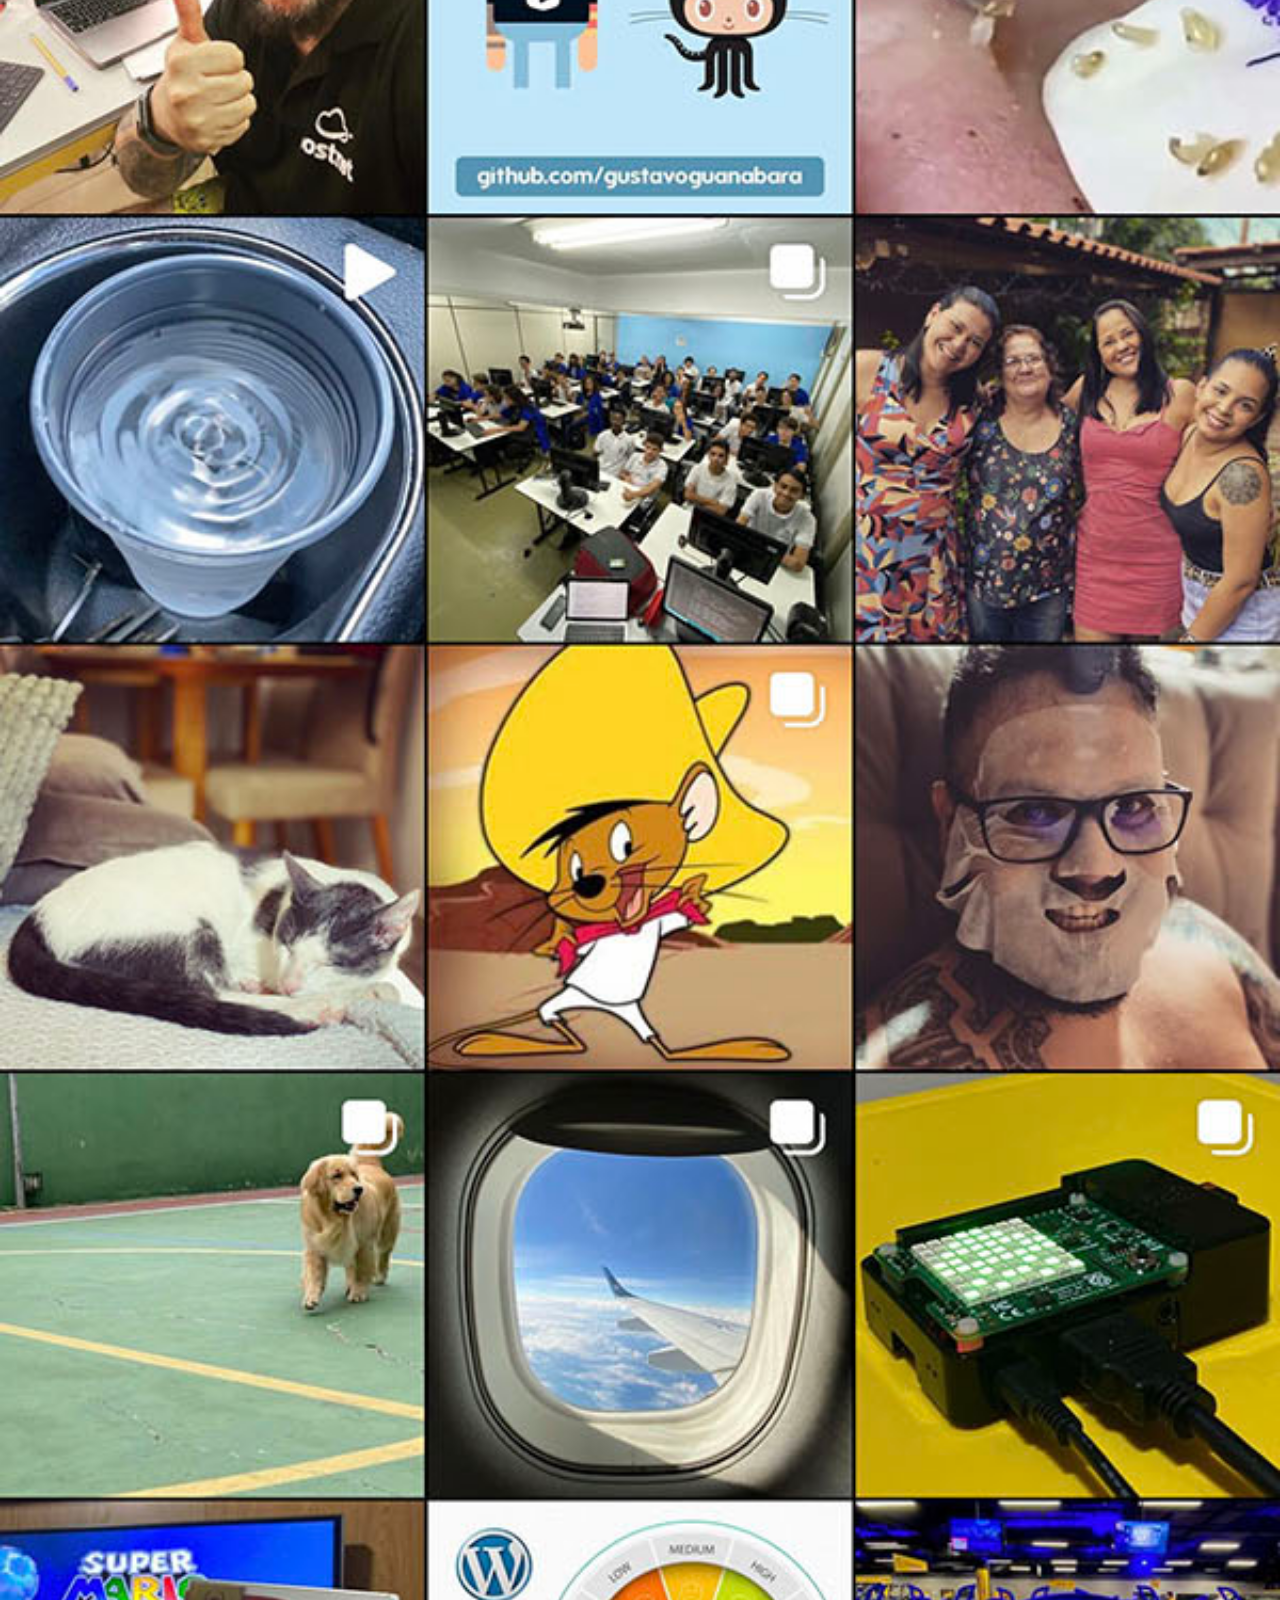
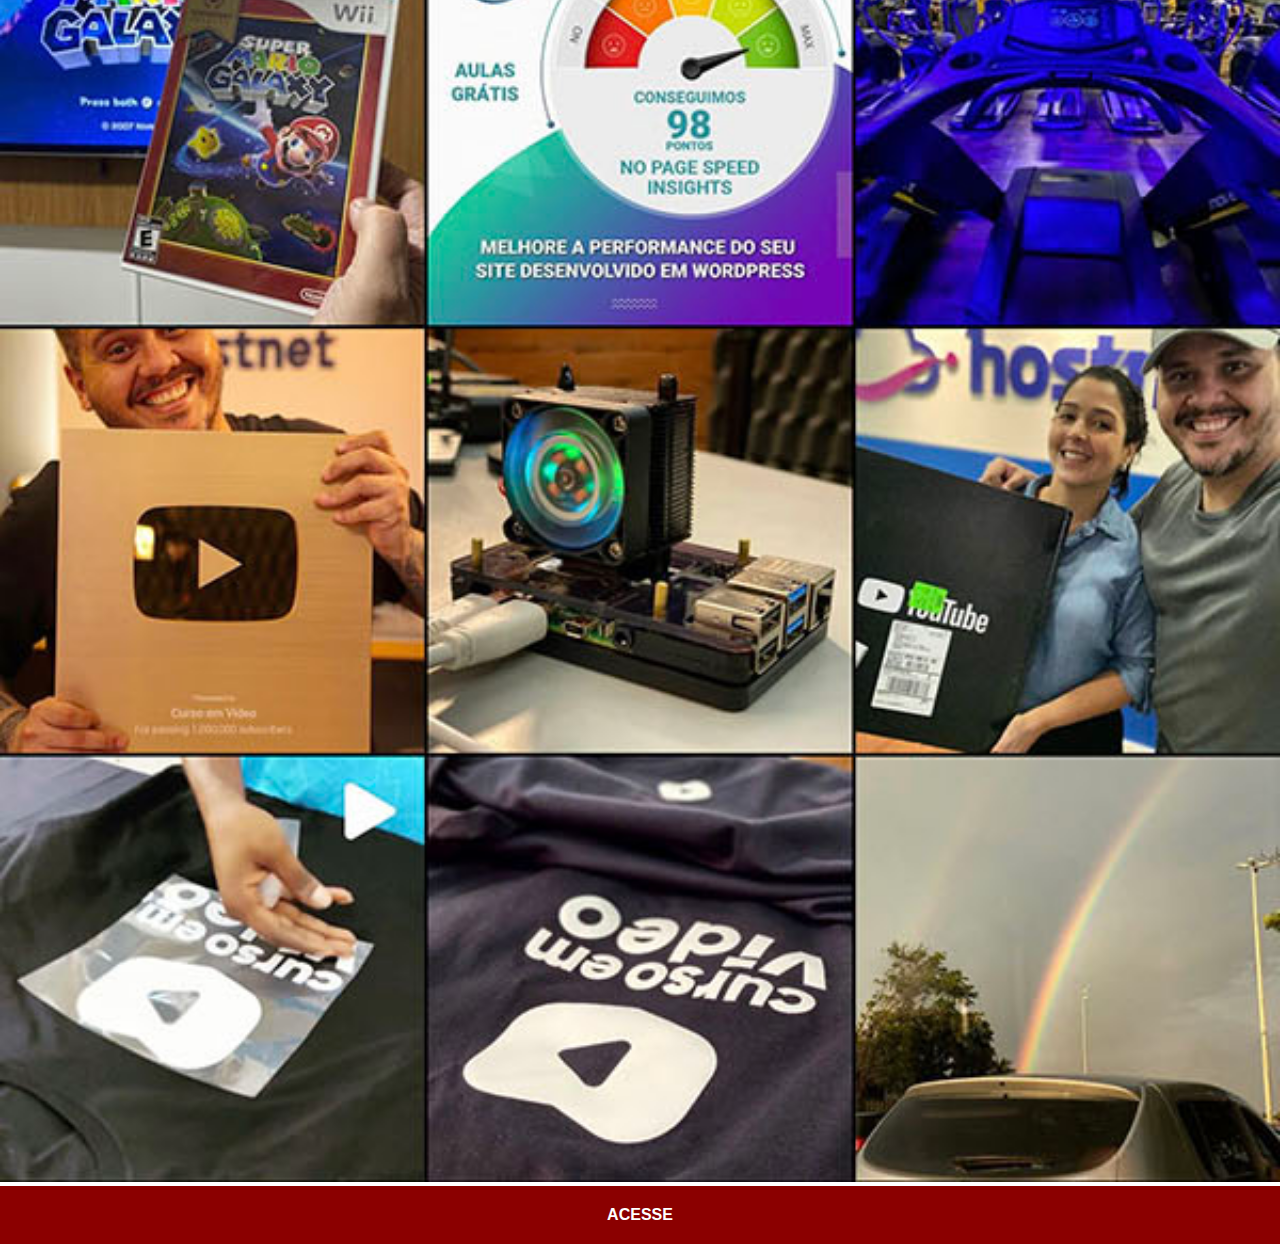
<file: instagram.html>
<!DOCTYPE html>
<html lang="pt-br">
<head>
    <meta charset="UTF-8">
    <meta name="viewport" content="width=device-width, initial-scale=1.0">
    <title>Instagram</title>
    <link rel="stylesheet" href="estilos/social.css">
</head>
<body>
    <img src="imagens/tela-instagram.jpg" alt="Instagram">
    <a href="https://www.instagram.com/nycolasgazola/" target="_blank">ACESSE</a>
</body>
</html>
</file>
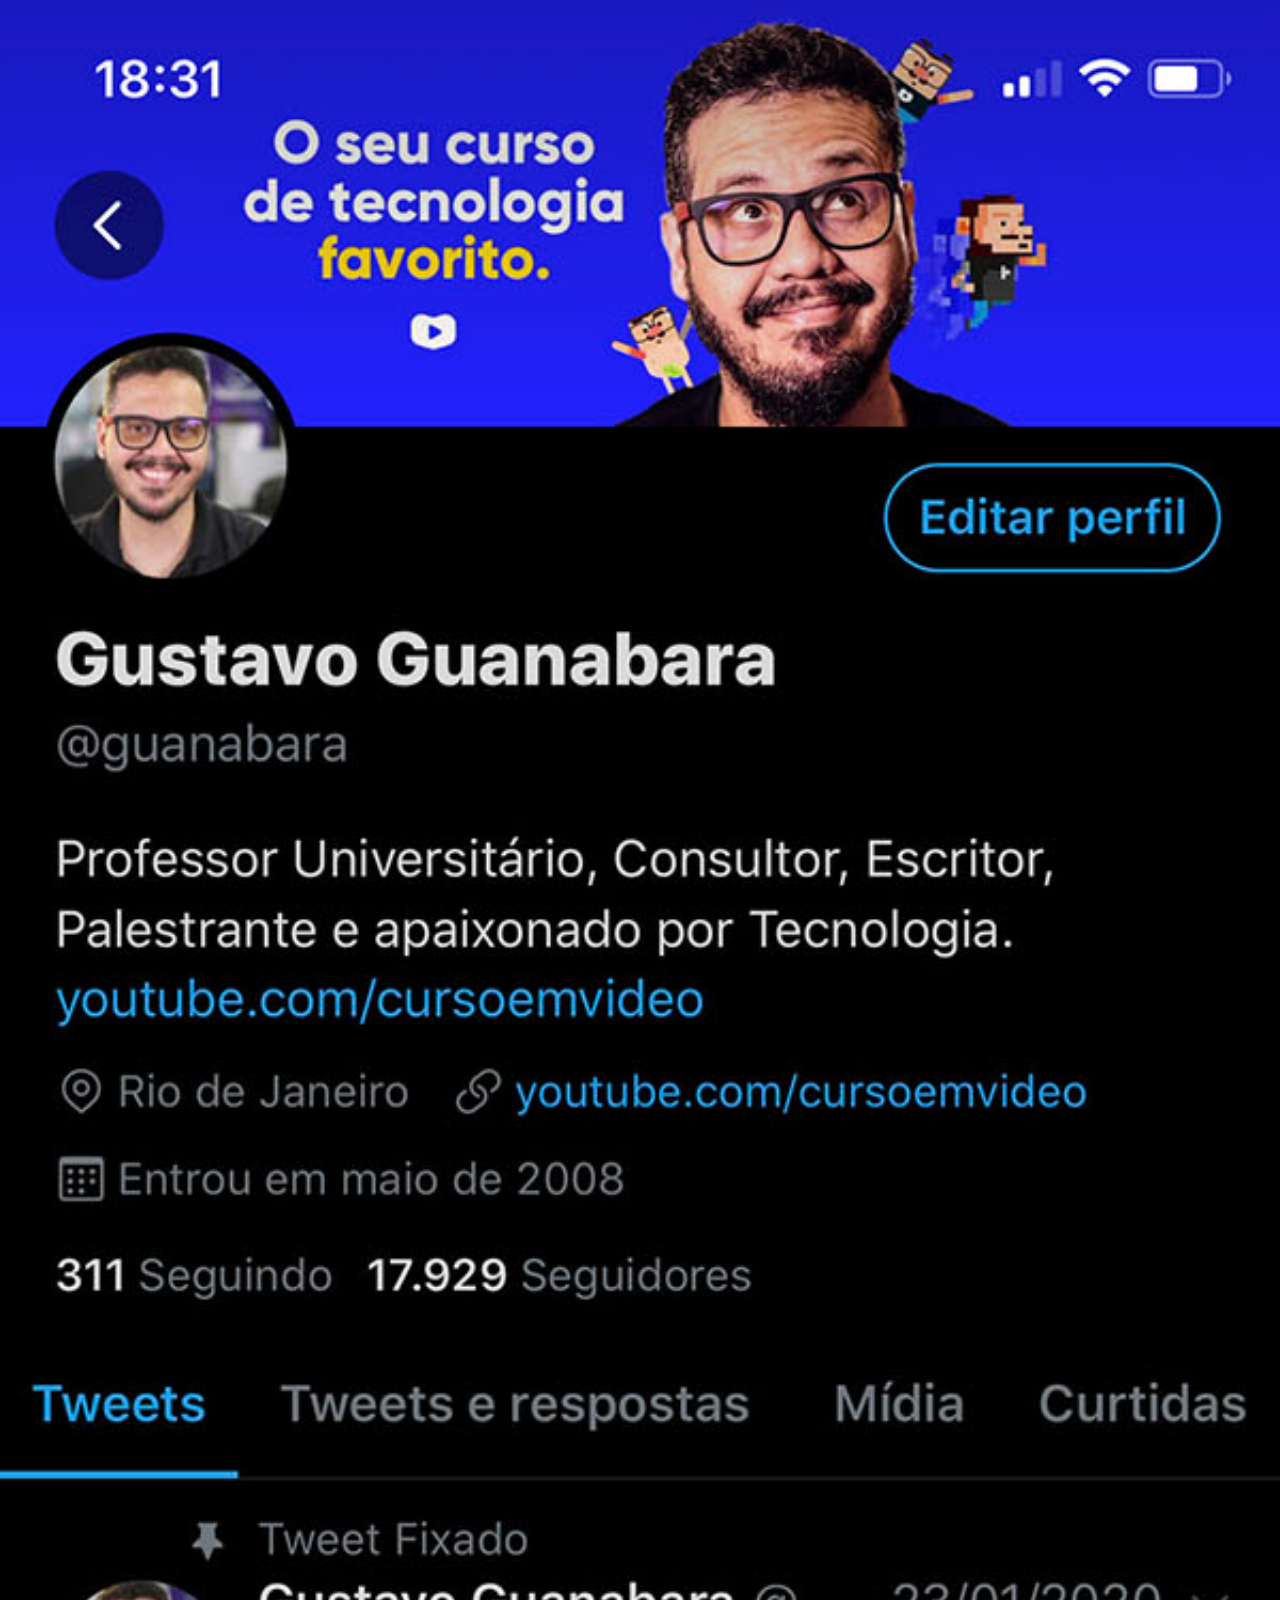
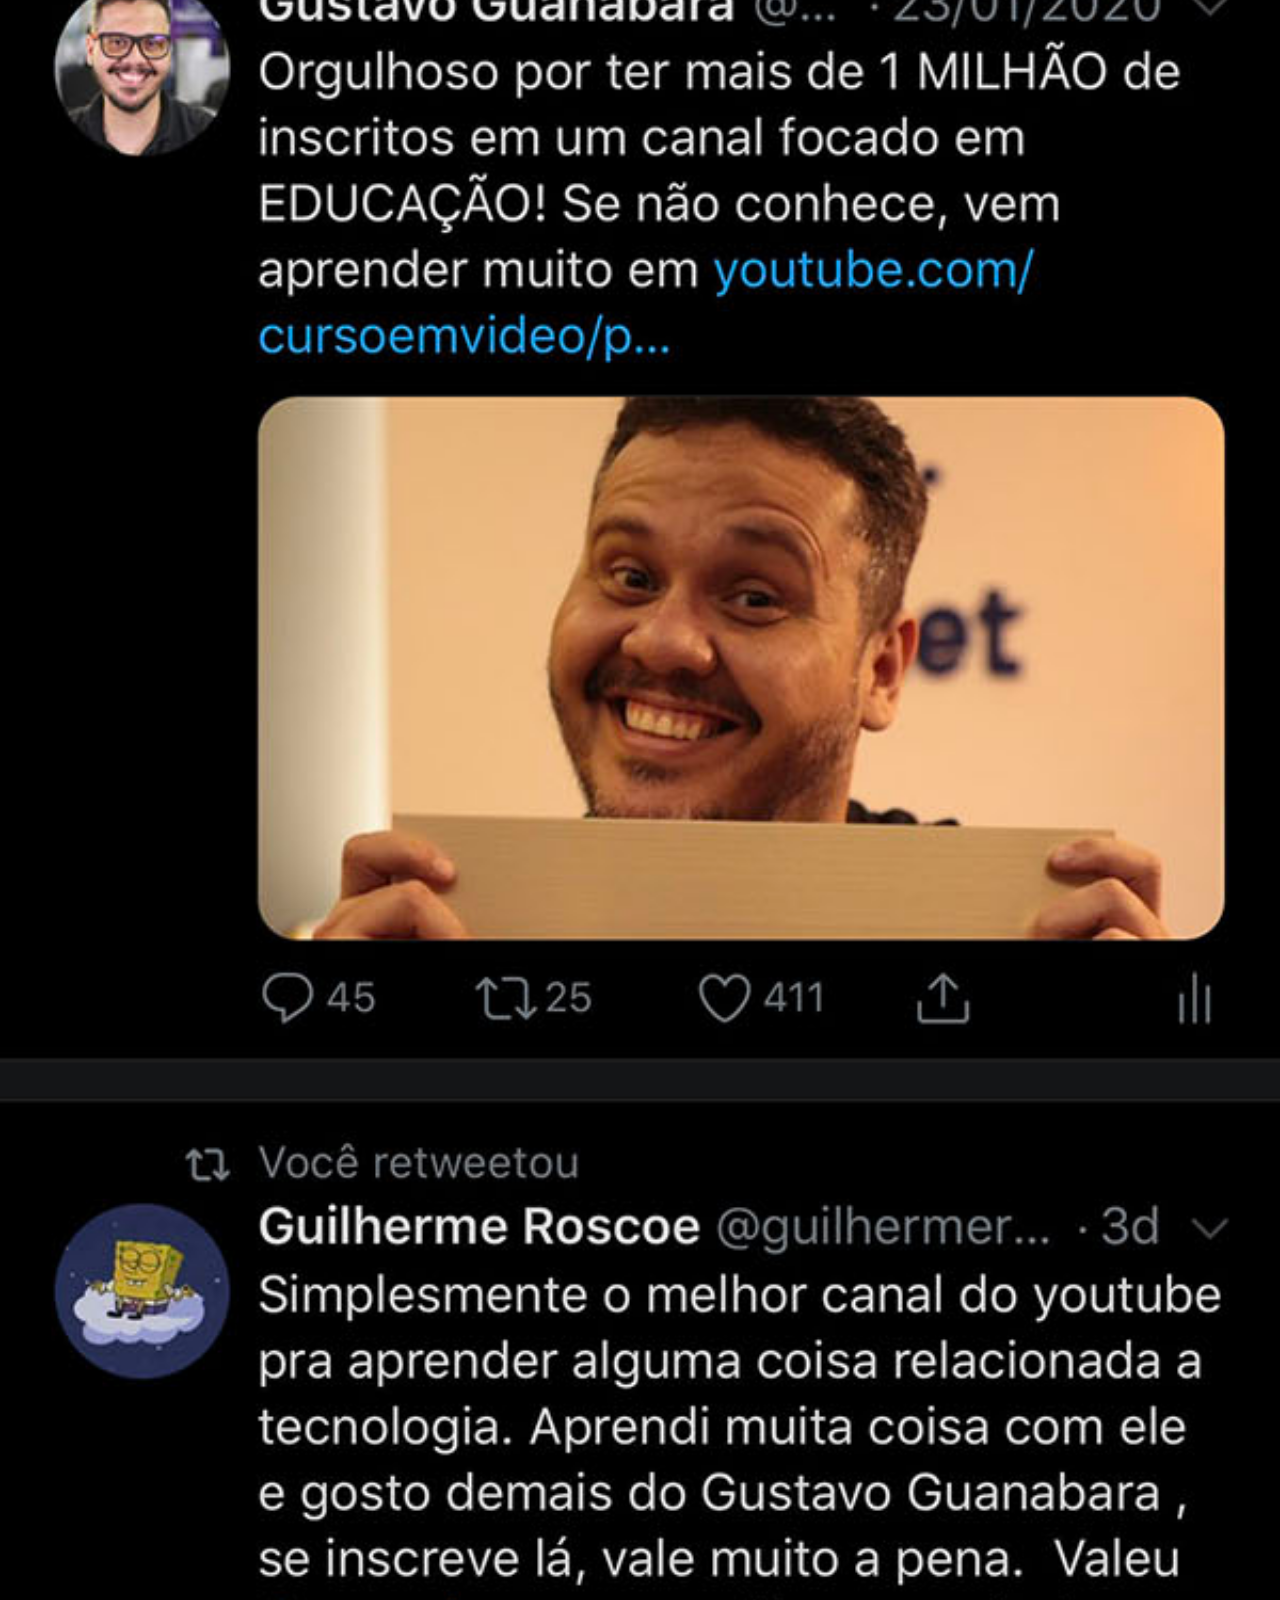
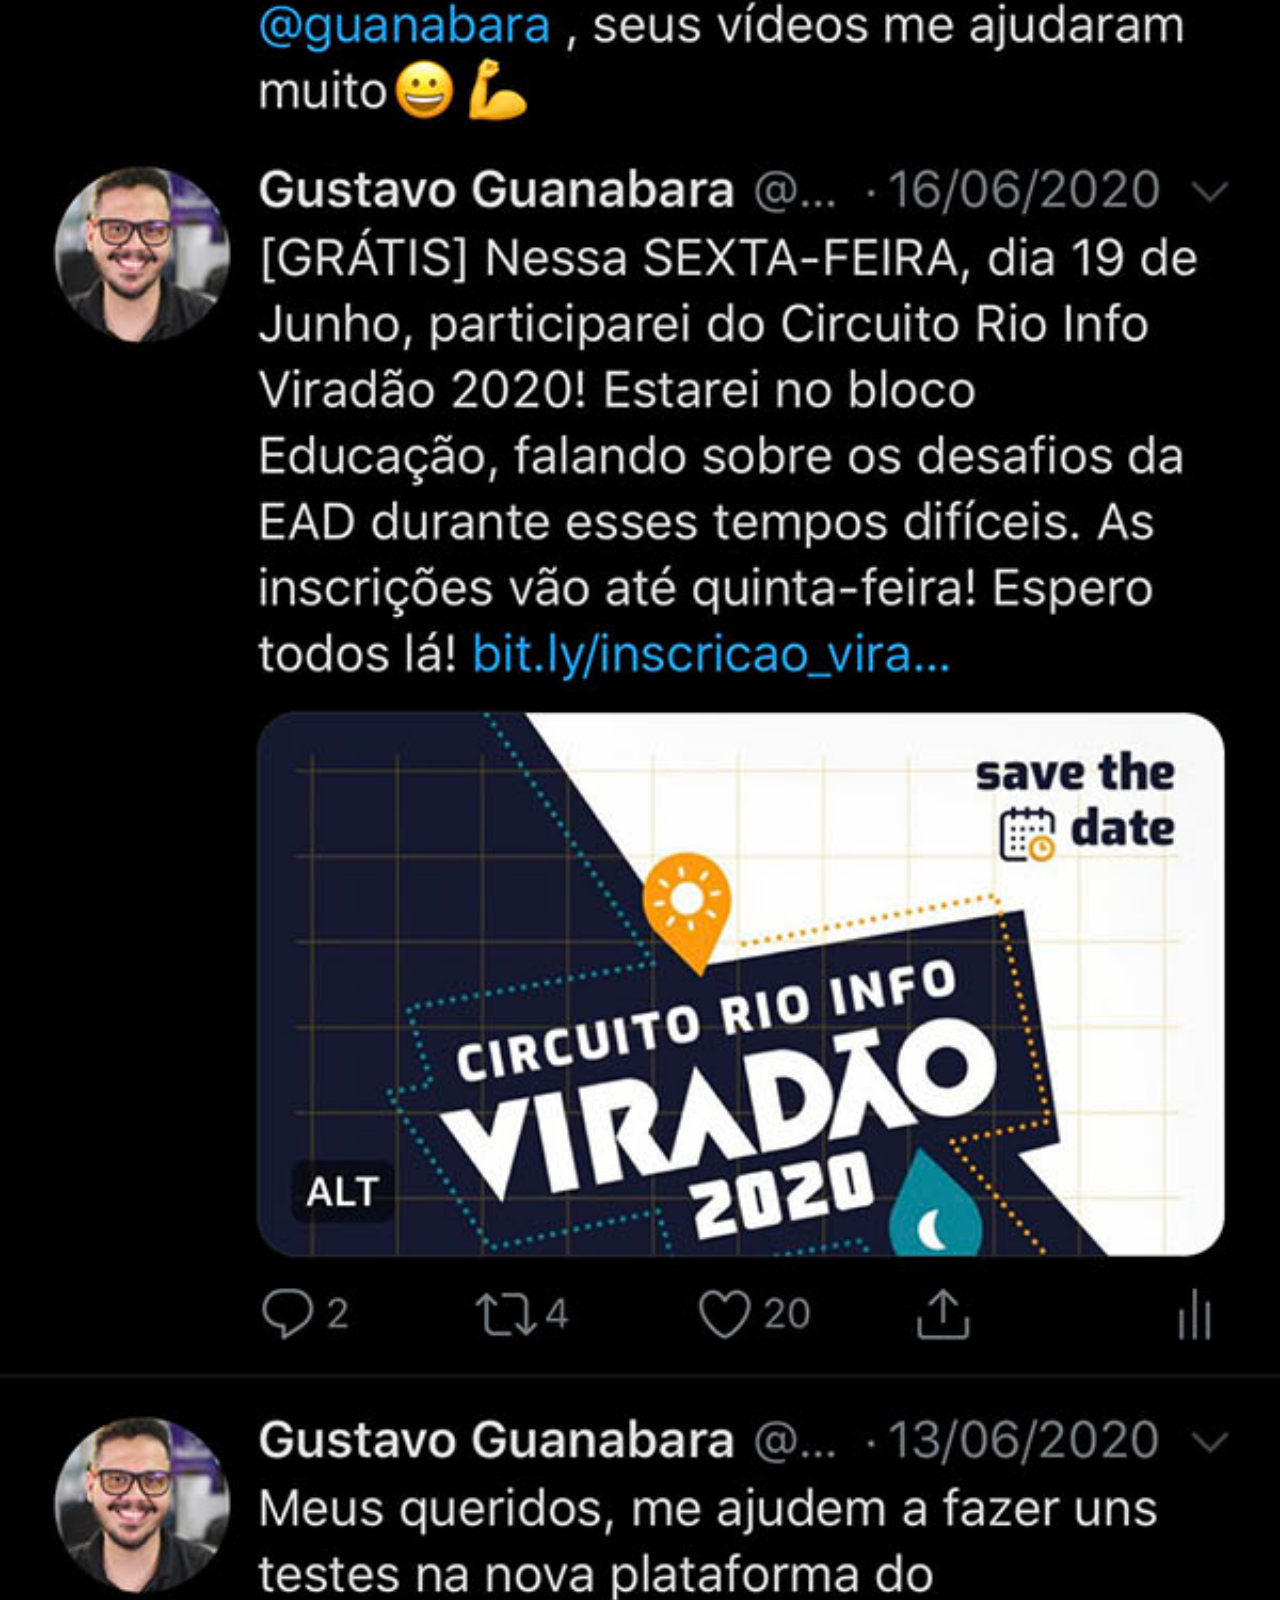
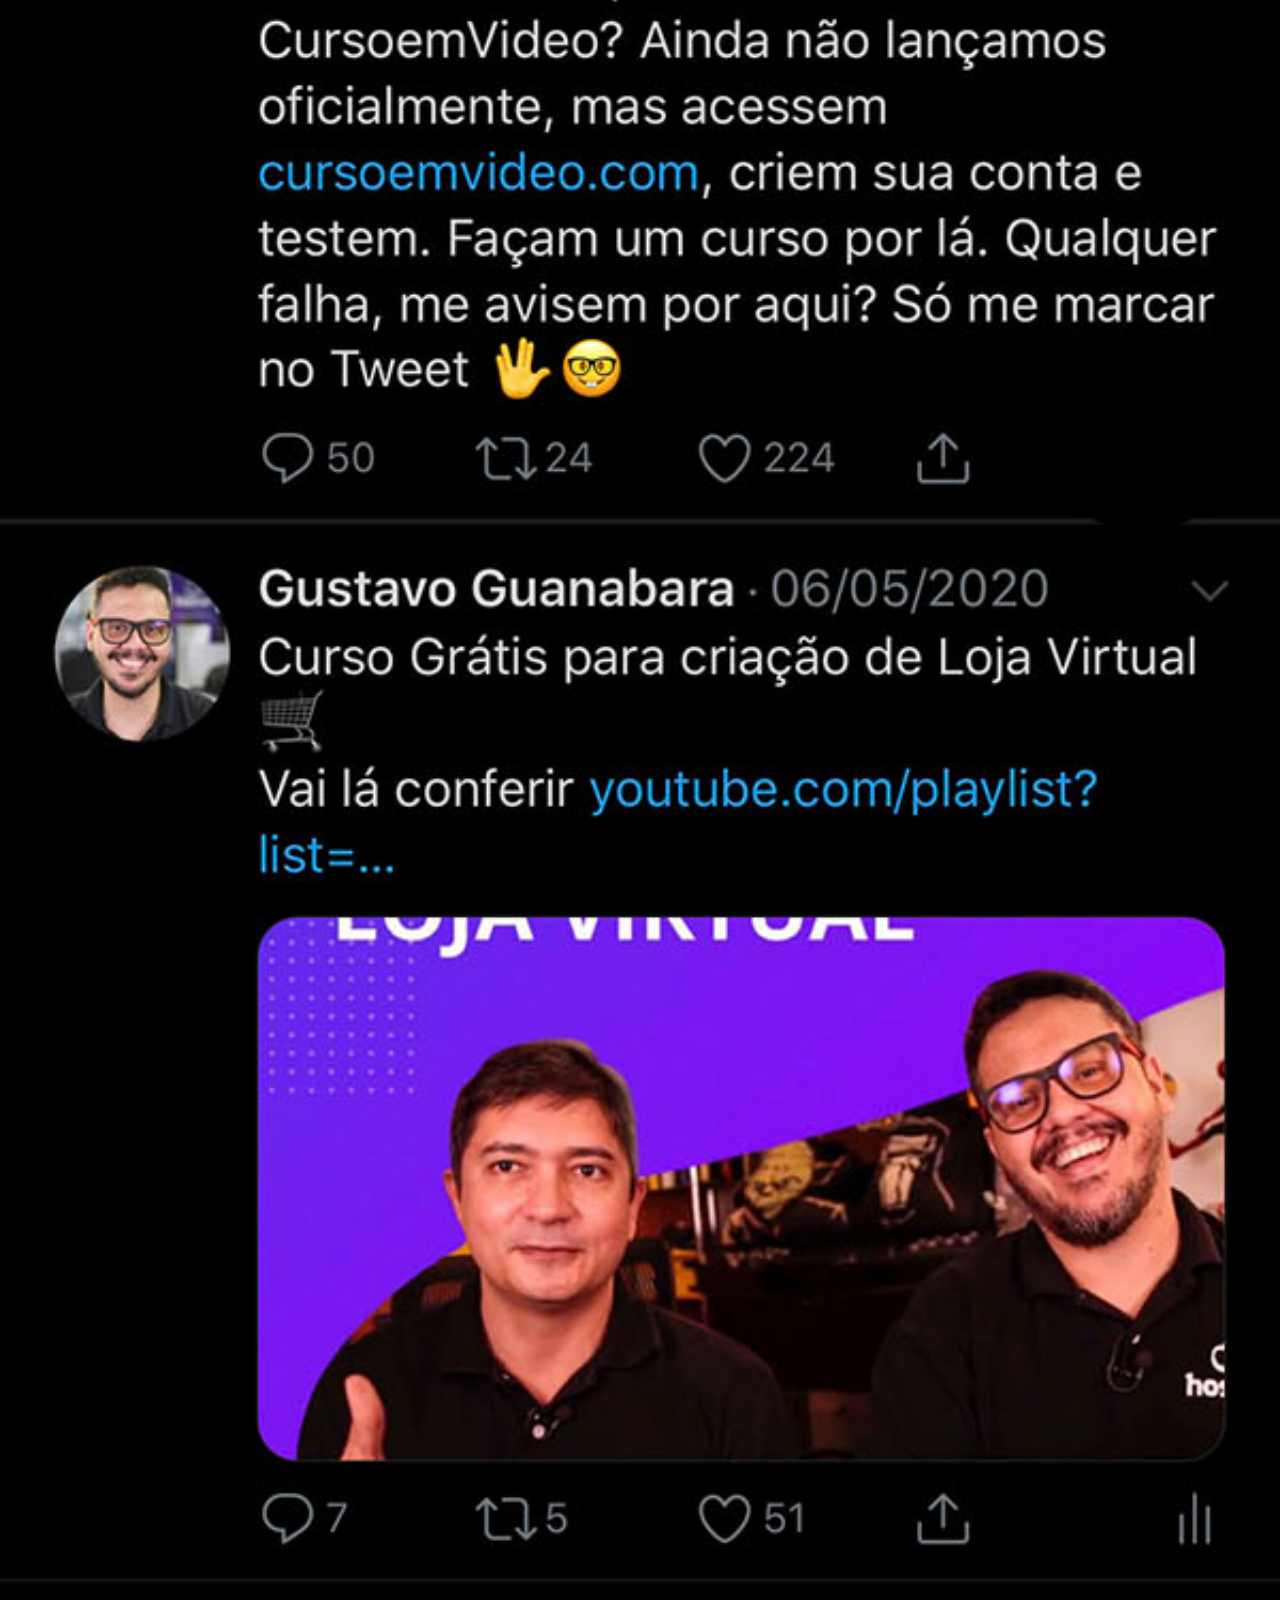
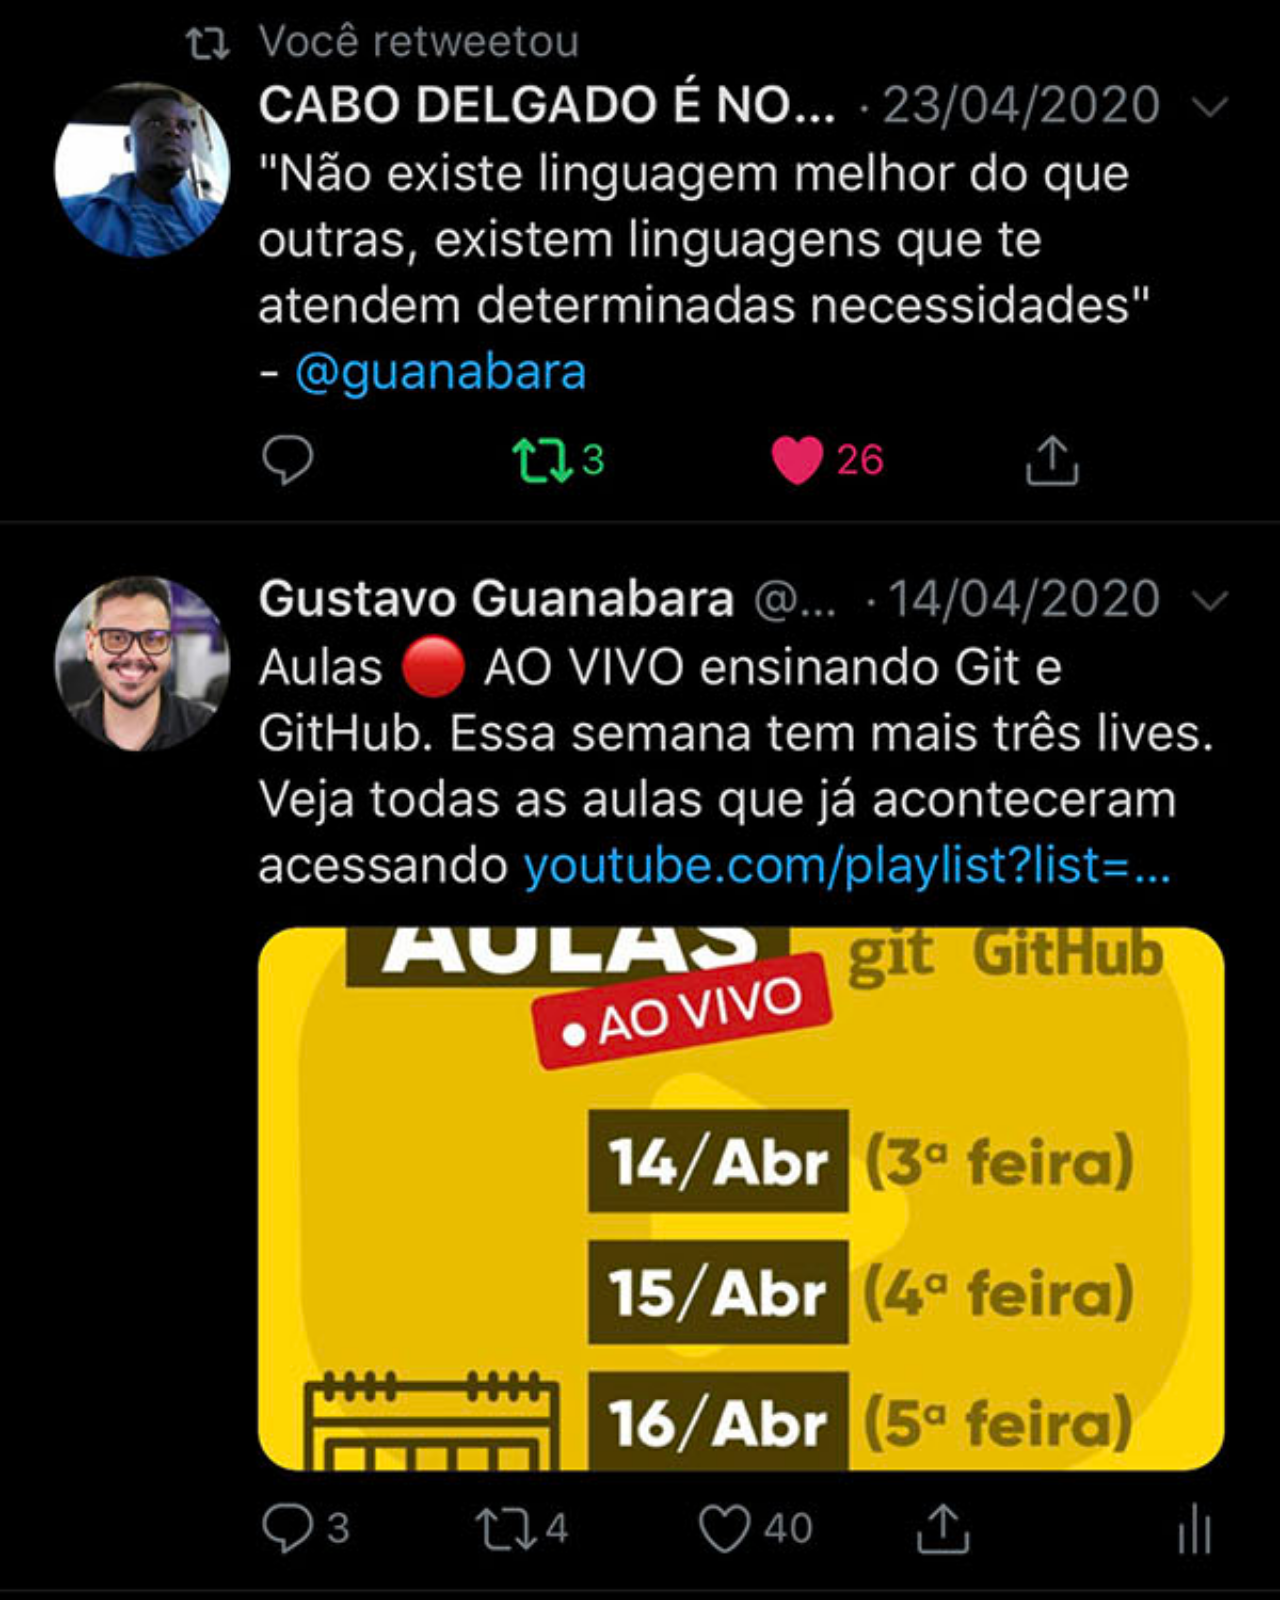
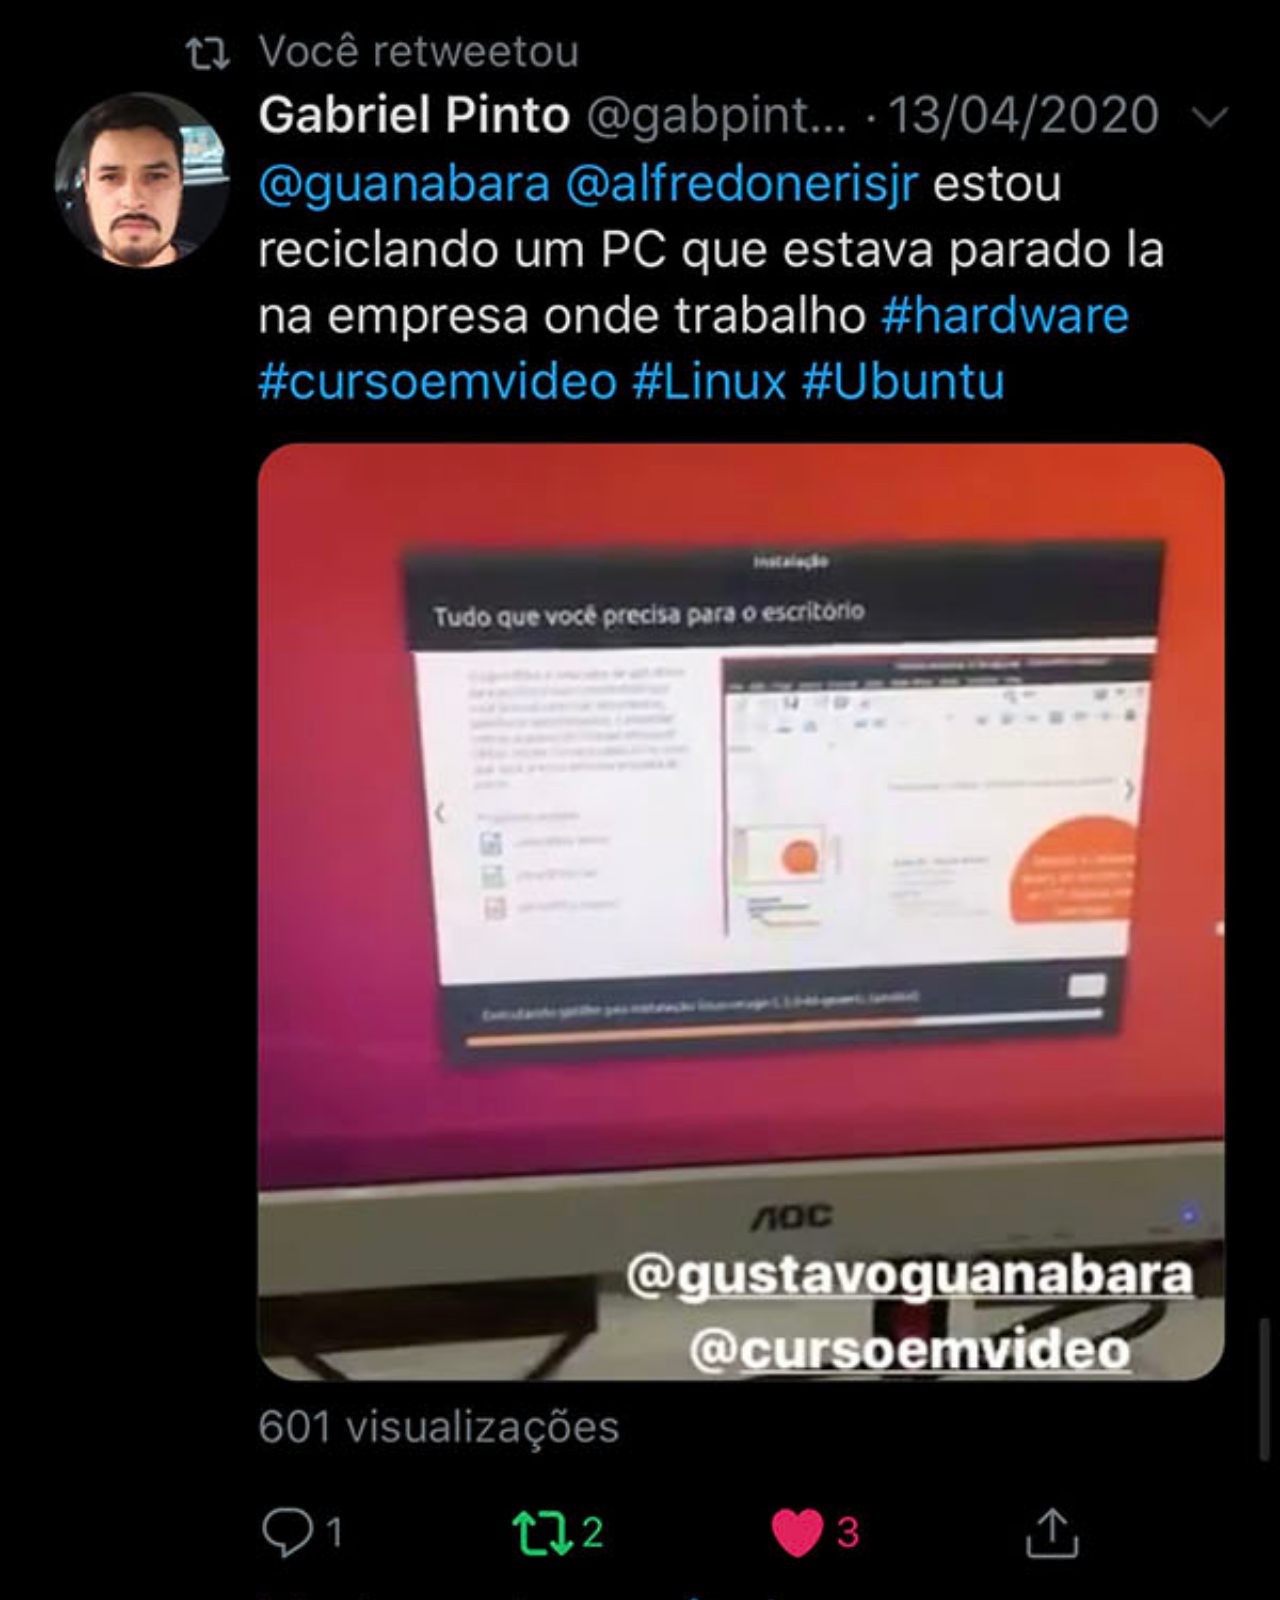
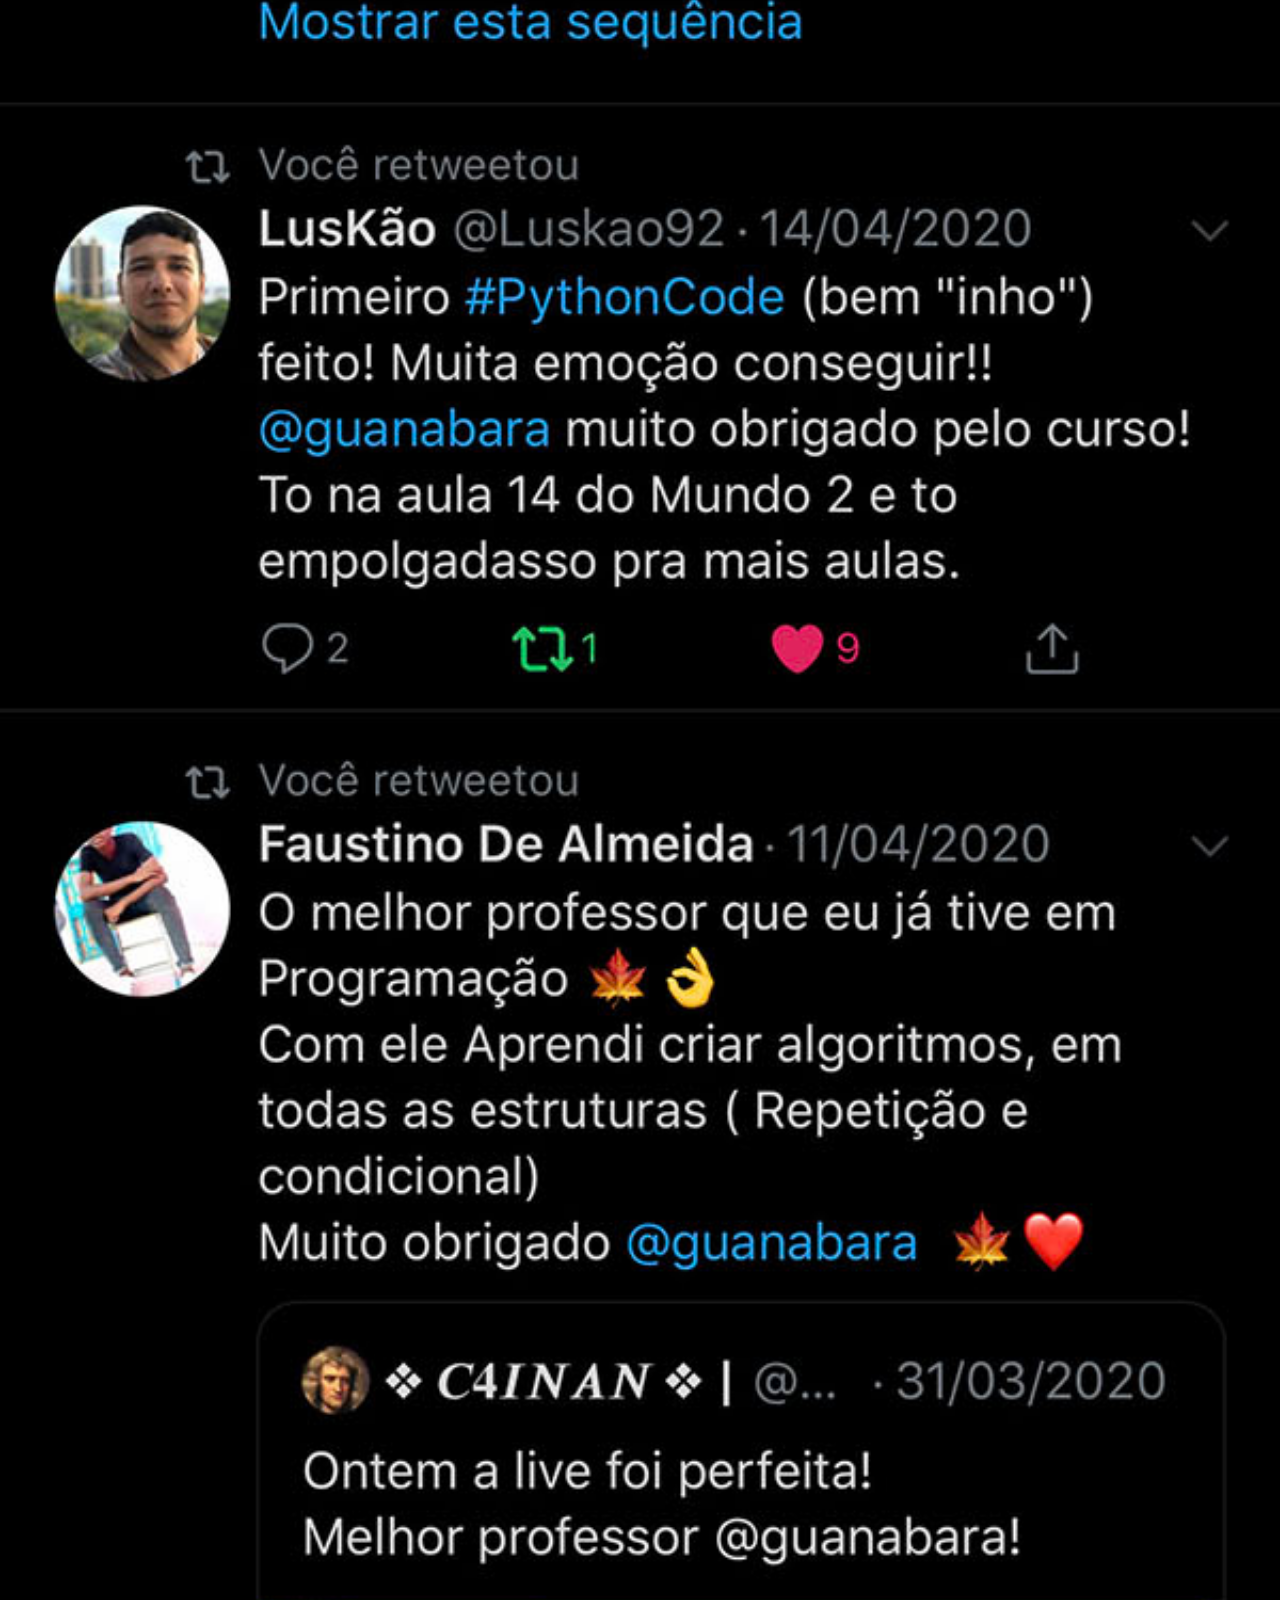
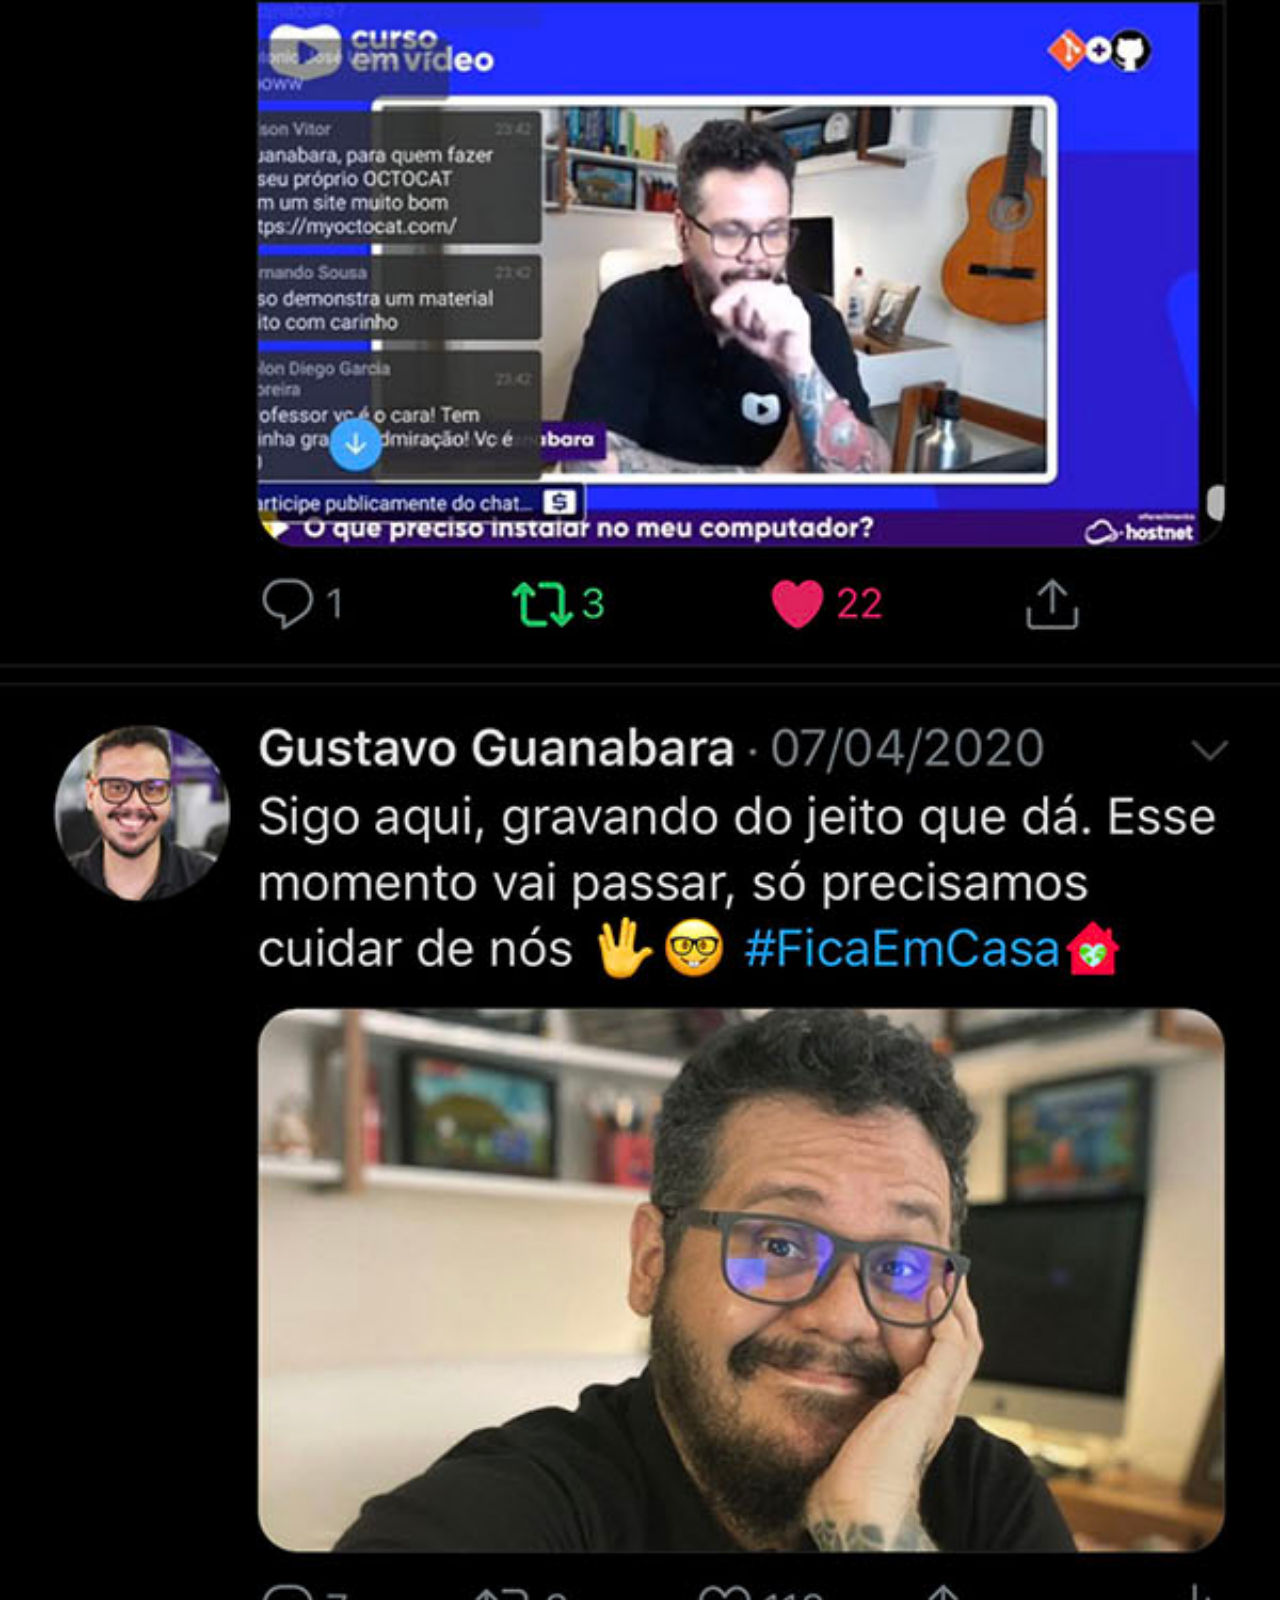
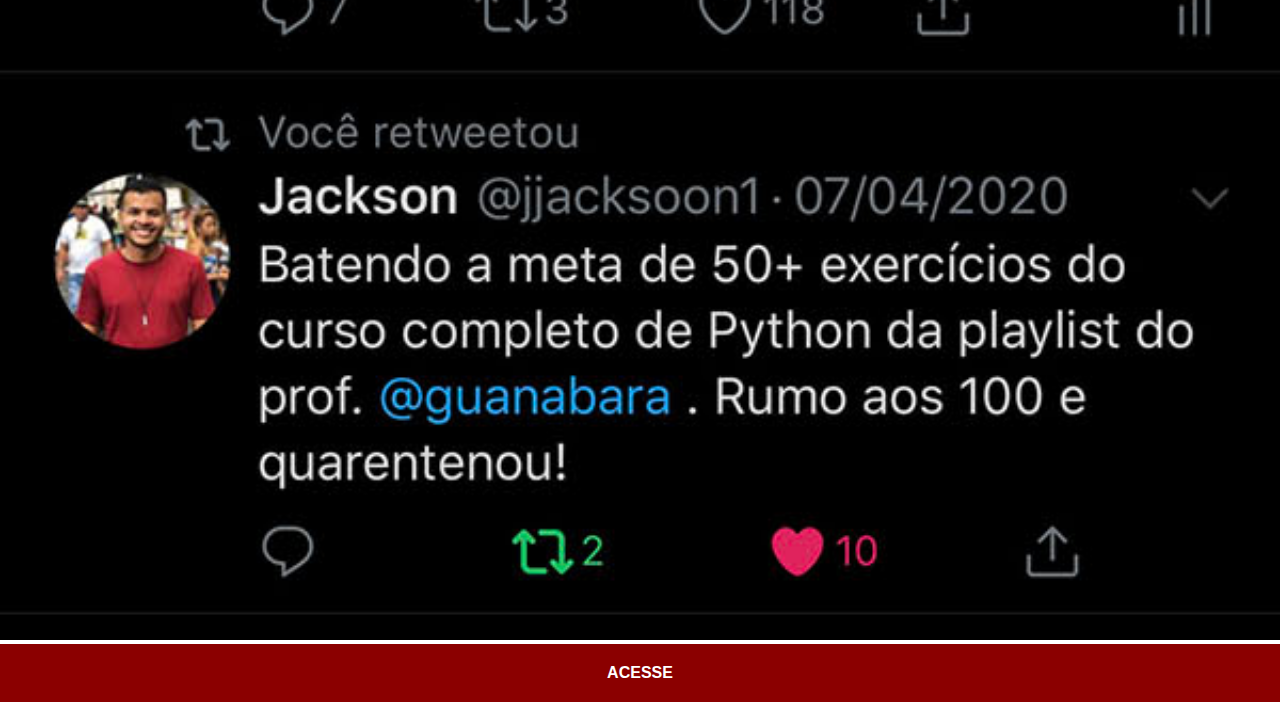
<file: twiter.html>
<!DOCTYPE html>
<html lang="pt-br">
<head>
    <meta charset="UTF-8">
    <meta name="viewport" content="width=device-width, initial-scale=1.0">
    <title>Twiter</title>
    <link rel="stylesheet" href="estilos/social.css">
</head>
<body>
    <img src="imagens/tela-twitter.jpg" alt="Twiter">
    <a href="https://x.com/i/flow/login" target="_blank">ACESSE</a>
</body>
</html>
</file>
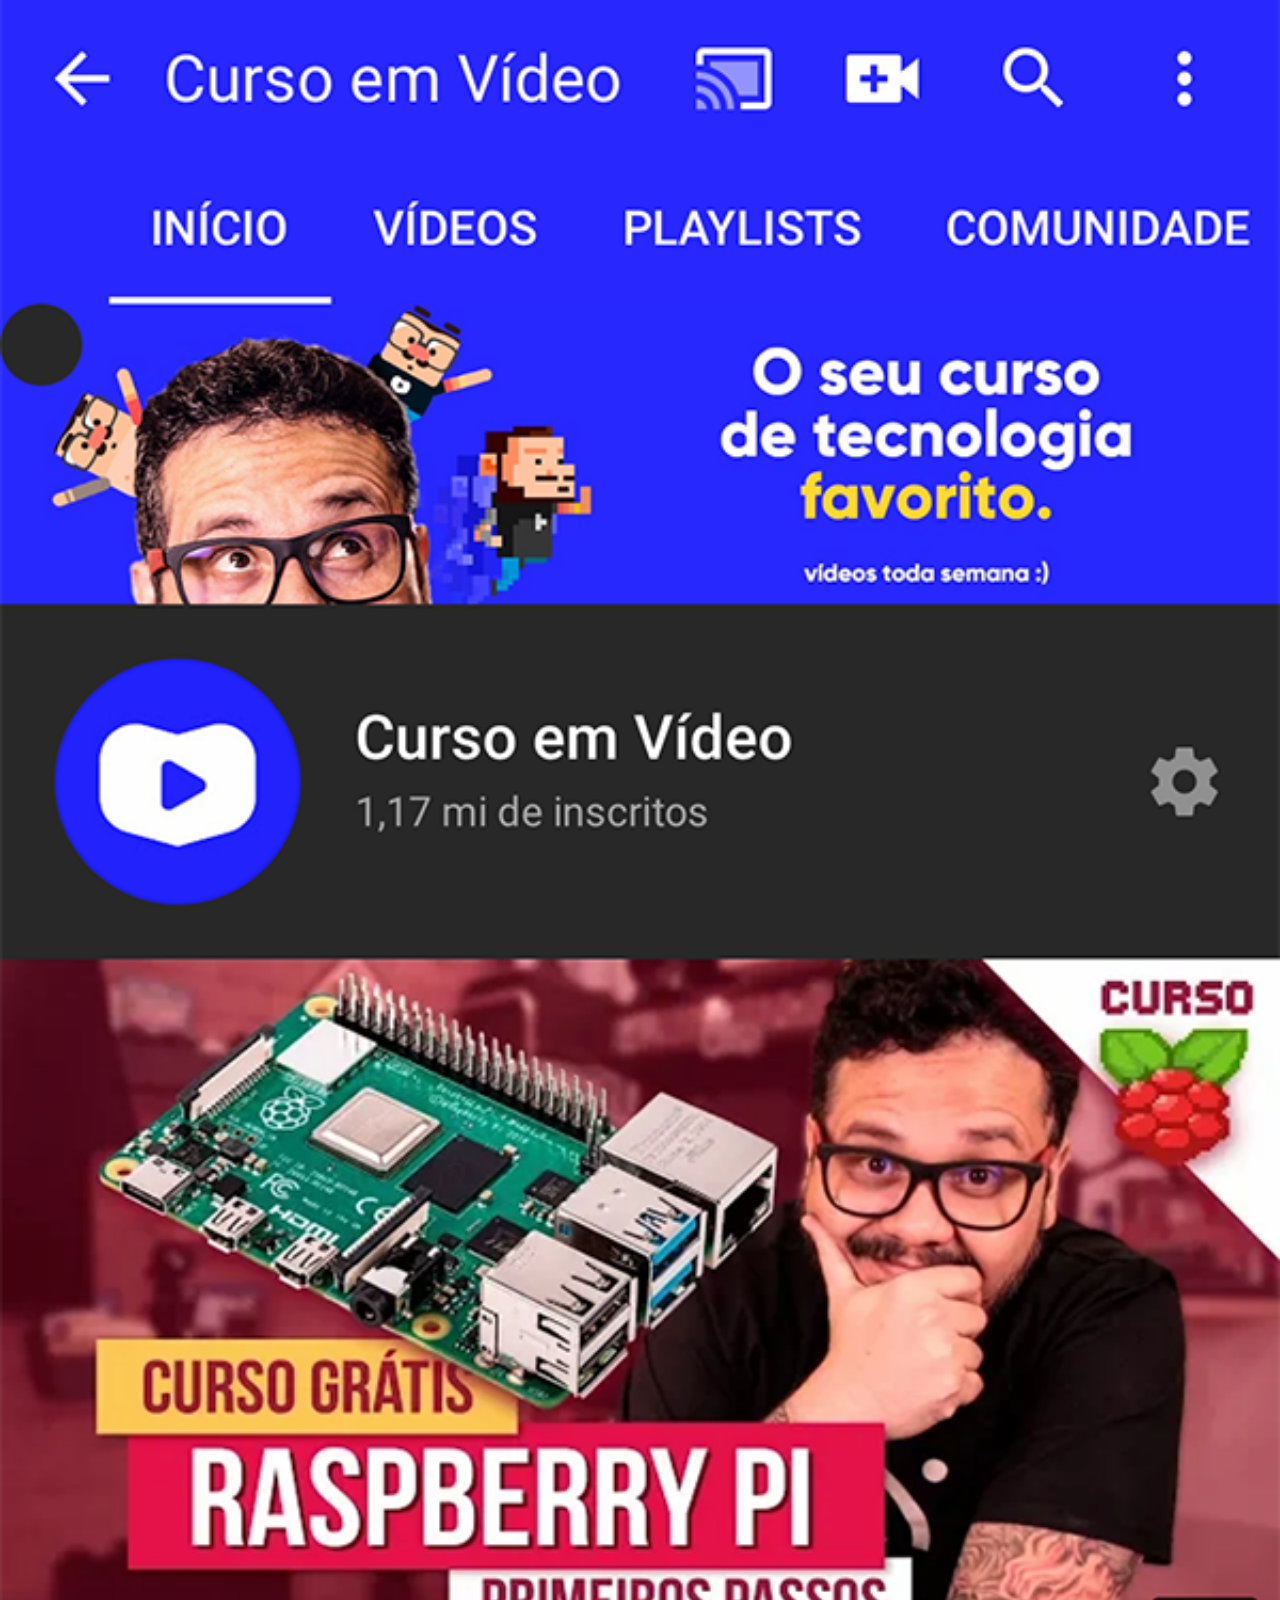
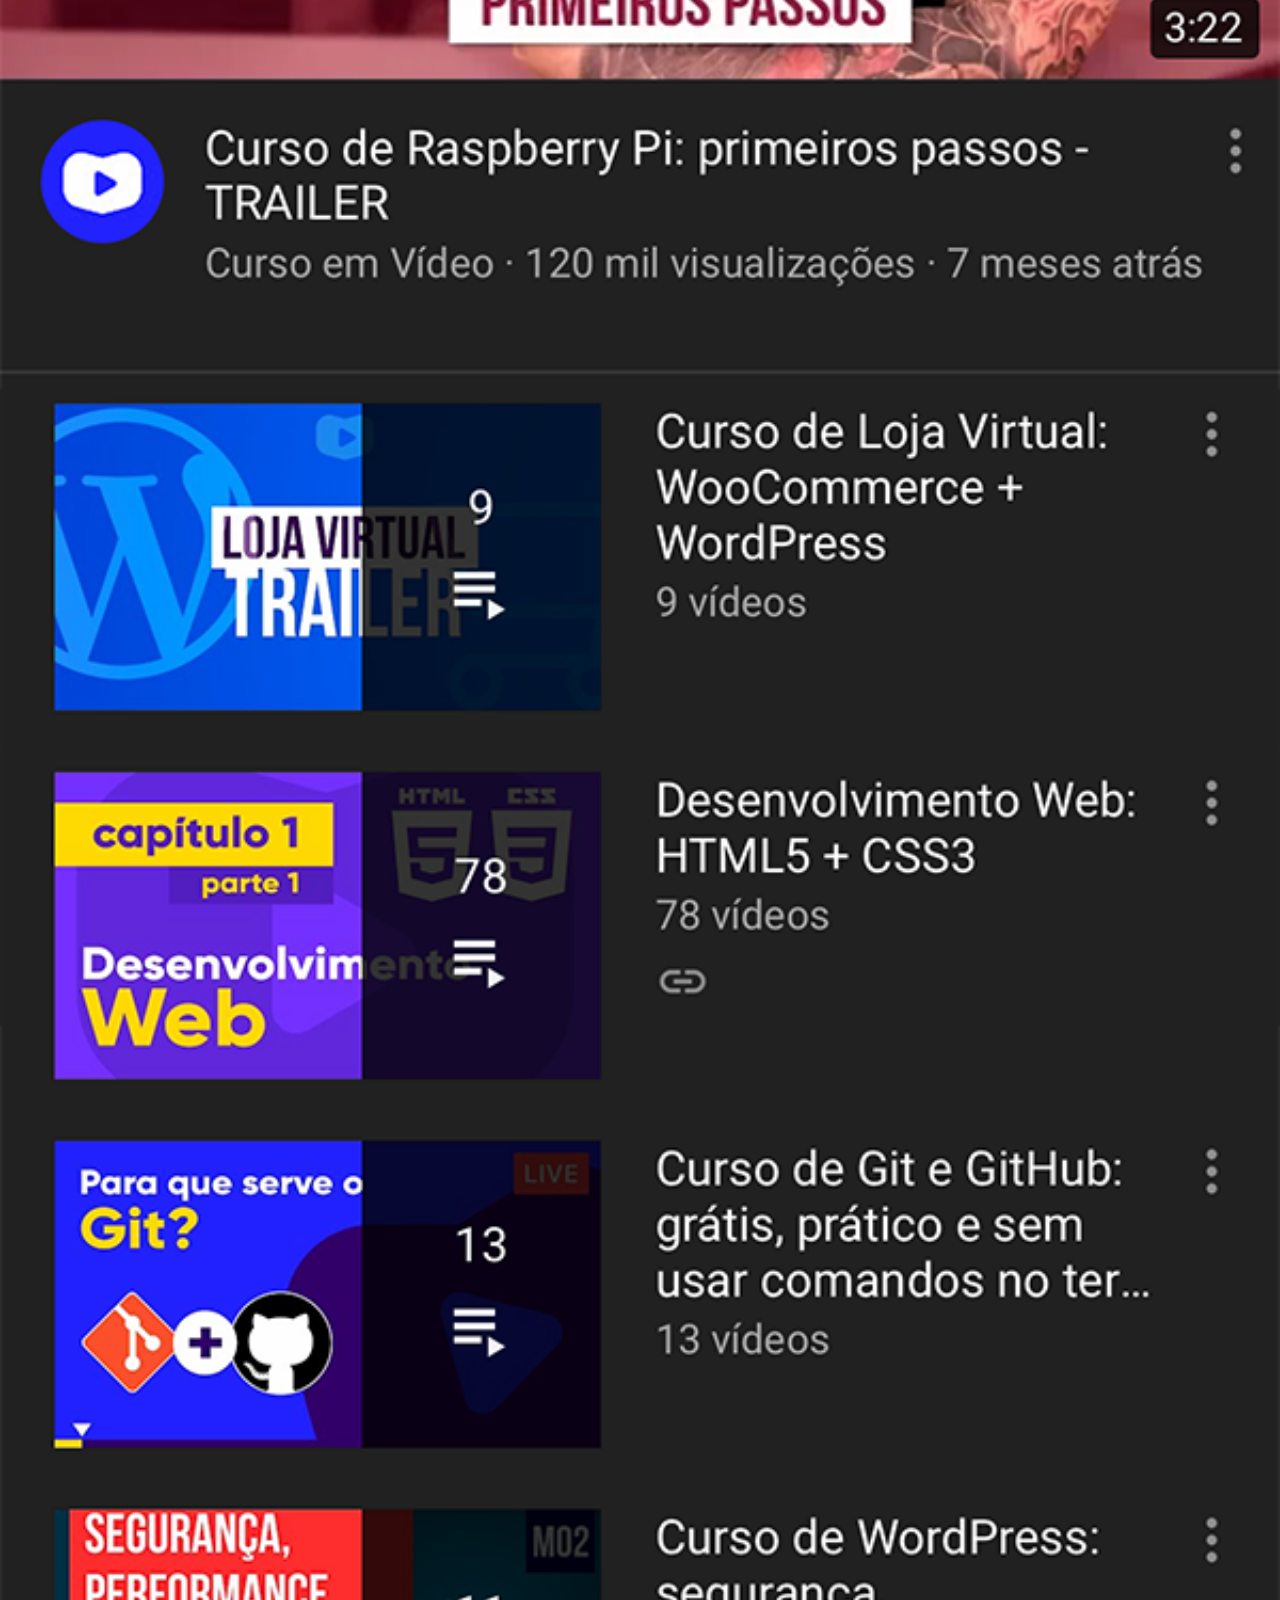
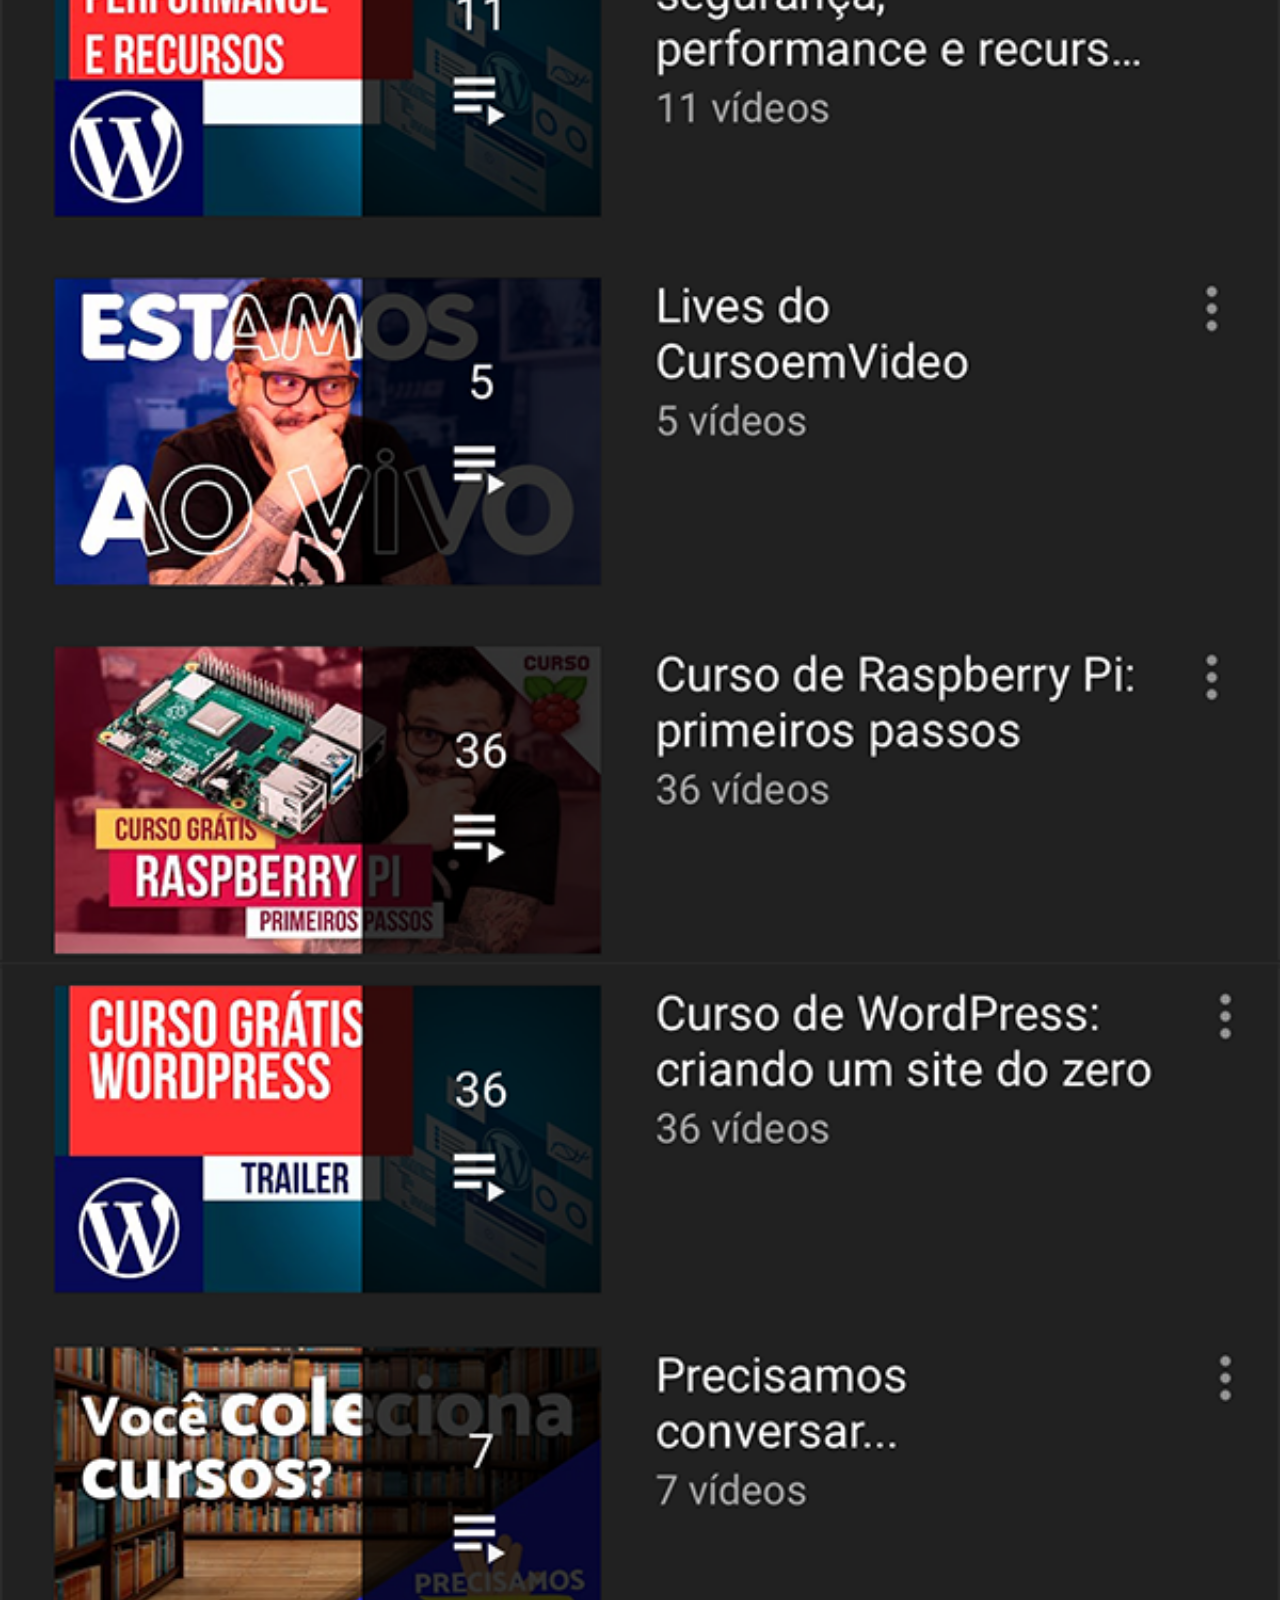
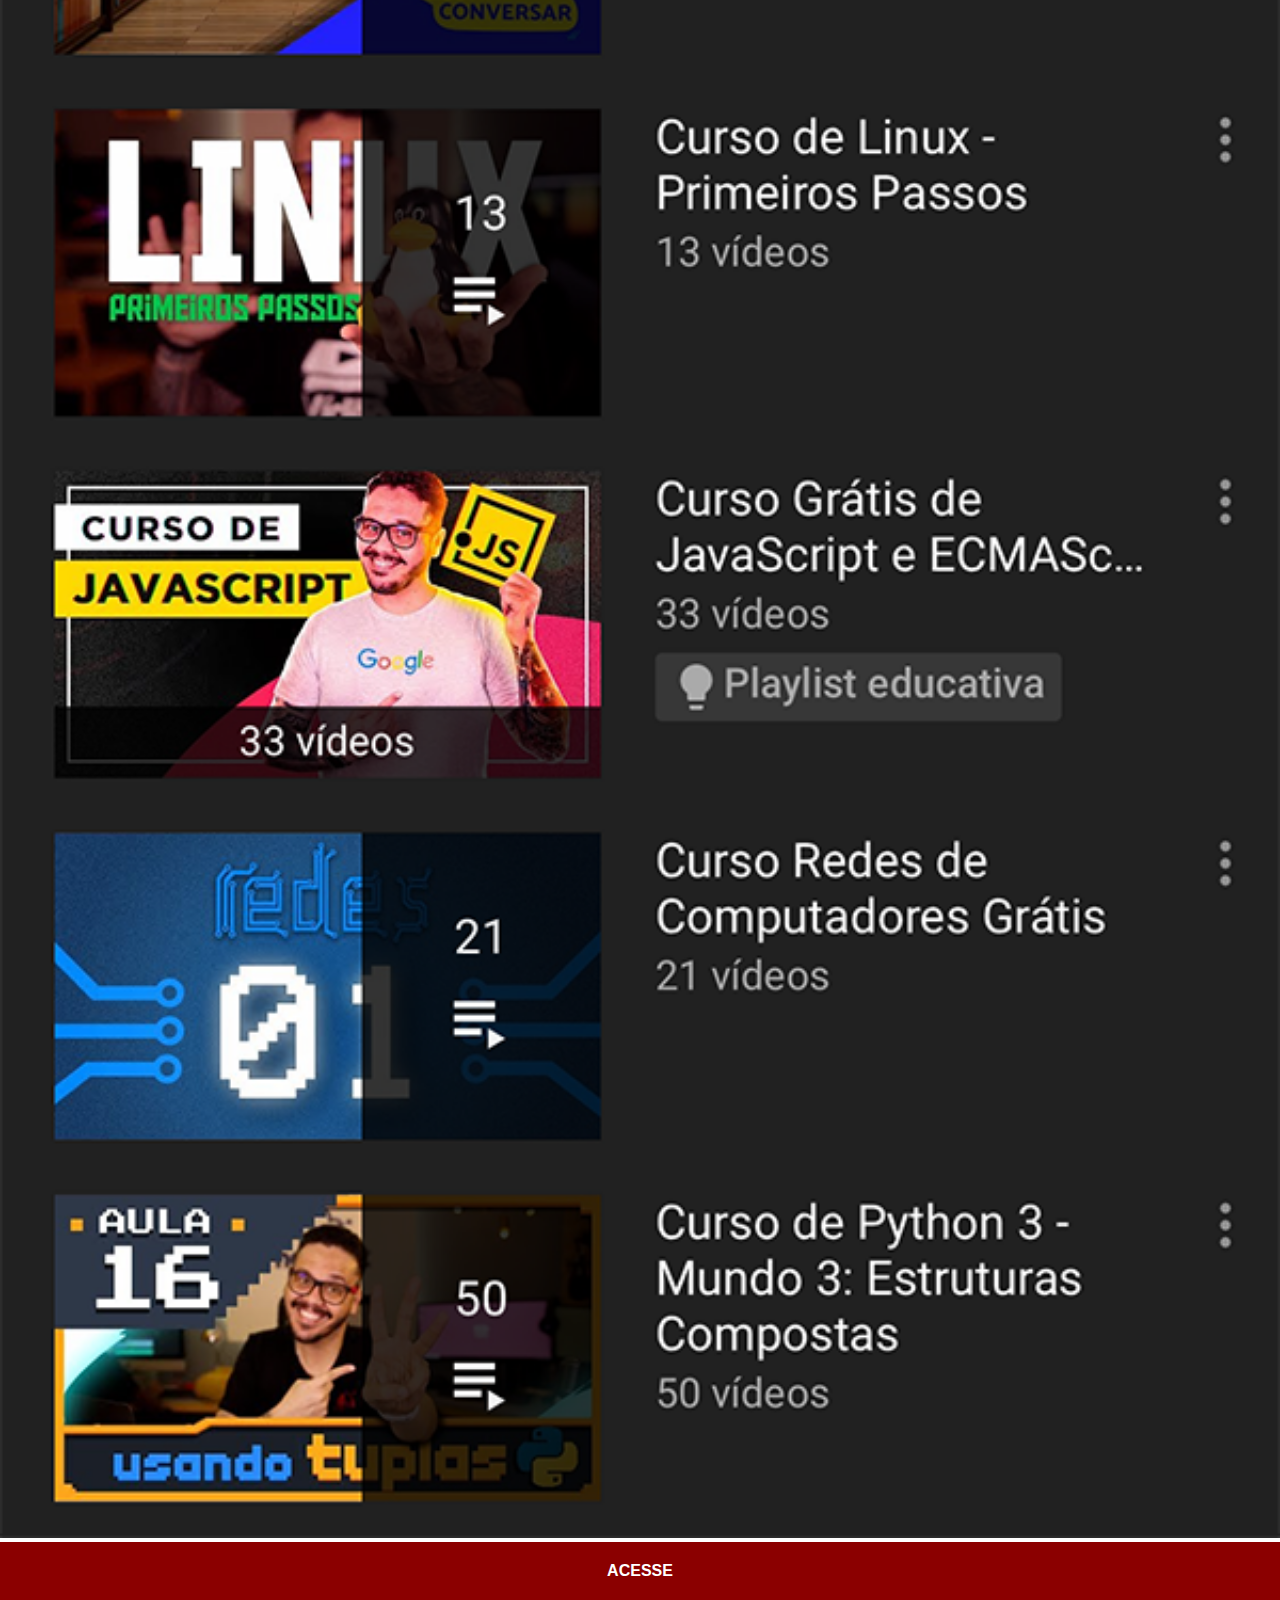
<file: youtube.html>
<!DOCTYPE html>
<html lang="pt-br">
<head>
    <meta charset="UTF-8">
    <meta name="viewport" content="width=device-width, initial-scale=1.0">
    <title>YouTube</title>
    <link rel="stylesheet" href="estilos/social.css">
</head>
<body>
    <img src="imagens/tela-youtube.png" alt="Youtube">
    <a href="https://www.youtube.com.br" target="_blank">ACESSE</a>
</body>
</html>
</file>
<file: estilos/style.css>
@charset "UTF-8";

*{
    margin: 0px;
    padding: 0px;
    font-family: Arial, Helvetica, sans-serif ;
}

html, body{
    height: 100vh;
    width: 100vw;
}

body{
    background: url(../imagens/telanova.jpg) no-repeat top center;
    background-size: cover;background-attachment: scroll;
}

main{
    position: static;
    height: 100vh;   
}

section#telefone{
    position: absolute;
    top: 50%;
    left: 50%;
    transform: translate(-53%, -51%);

    height: 622px;
    width: 310px;
    background: url('../imagens/frame-iphone.png') no-repeat;

}

iframe#tela{
    position: relative;
    top: 80px;
    left: 22px;
    width: 267px;
    height: 471px;
}

section#redes-sociais{
    text-align: right;
}
section#redes-sociais img{
    position: static;
    width: 35px;
    margin: 8px;
    border-radius: 50%;
    box-shadow: 2px 2px 5px rgba(0, 0, 0, 0.400);
    box-sizing: border-box;
    transform: translateX(-100%);
    transform: translateY(200%);
}

section#redes-sociais img:hover {
    border: 2px solid rgba(255, 255, 255, 0.603);
    
    box-shadow: 5px 5px 10px rgba(0, 0, 0, 0.623);
    transition: transform .3s, border 1s;
}
</file>
<file: estilos/social.css>
@charset "UTF-8";
*{
            margin: 0px;
            padding: 0px;
            font-family: Arial, Helvetica, sans-serif;
        }

        ::-webkit-scrollbar{
            width: 0px;
            height: 0px;
        }
        img{
            width: 100vw;
        
        }
        a{
            display: block;
            background-color: darkred;
            color: white;
            padding: 20px;
            text-align: center;
            font-weight: bolder;
            text-decoration: none;
        }

        a:hover{
            background-color: red;
        }
</file>
